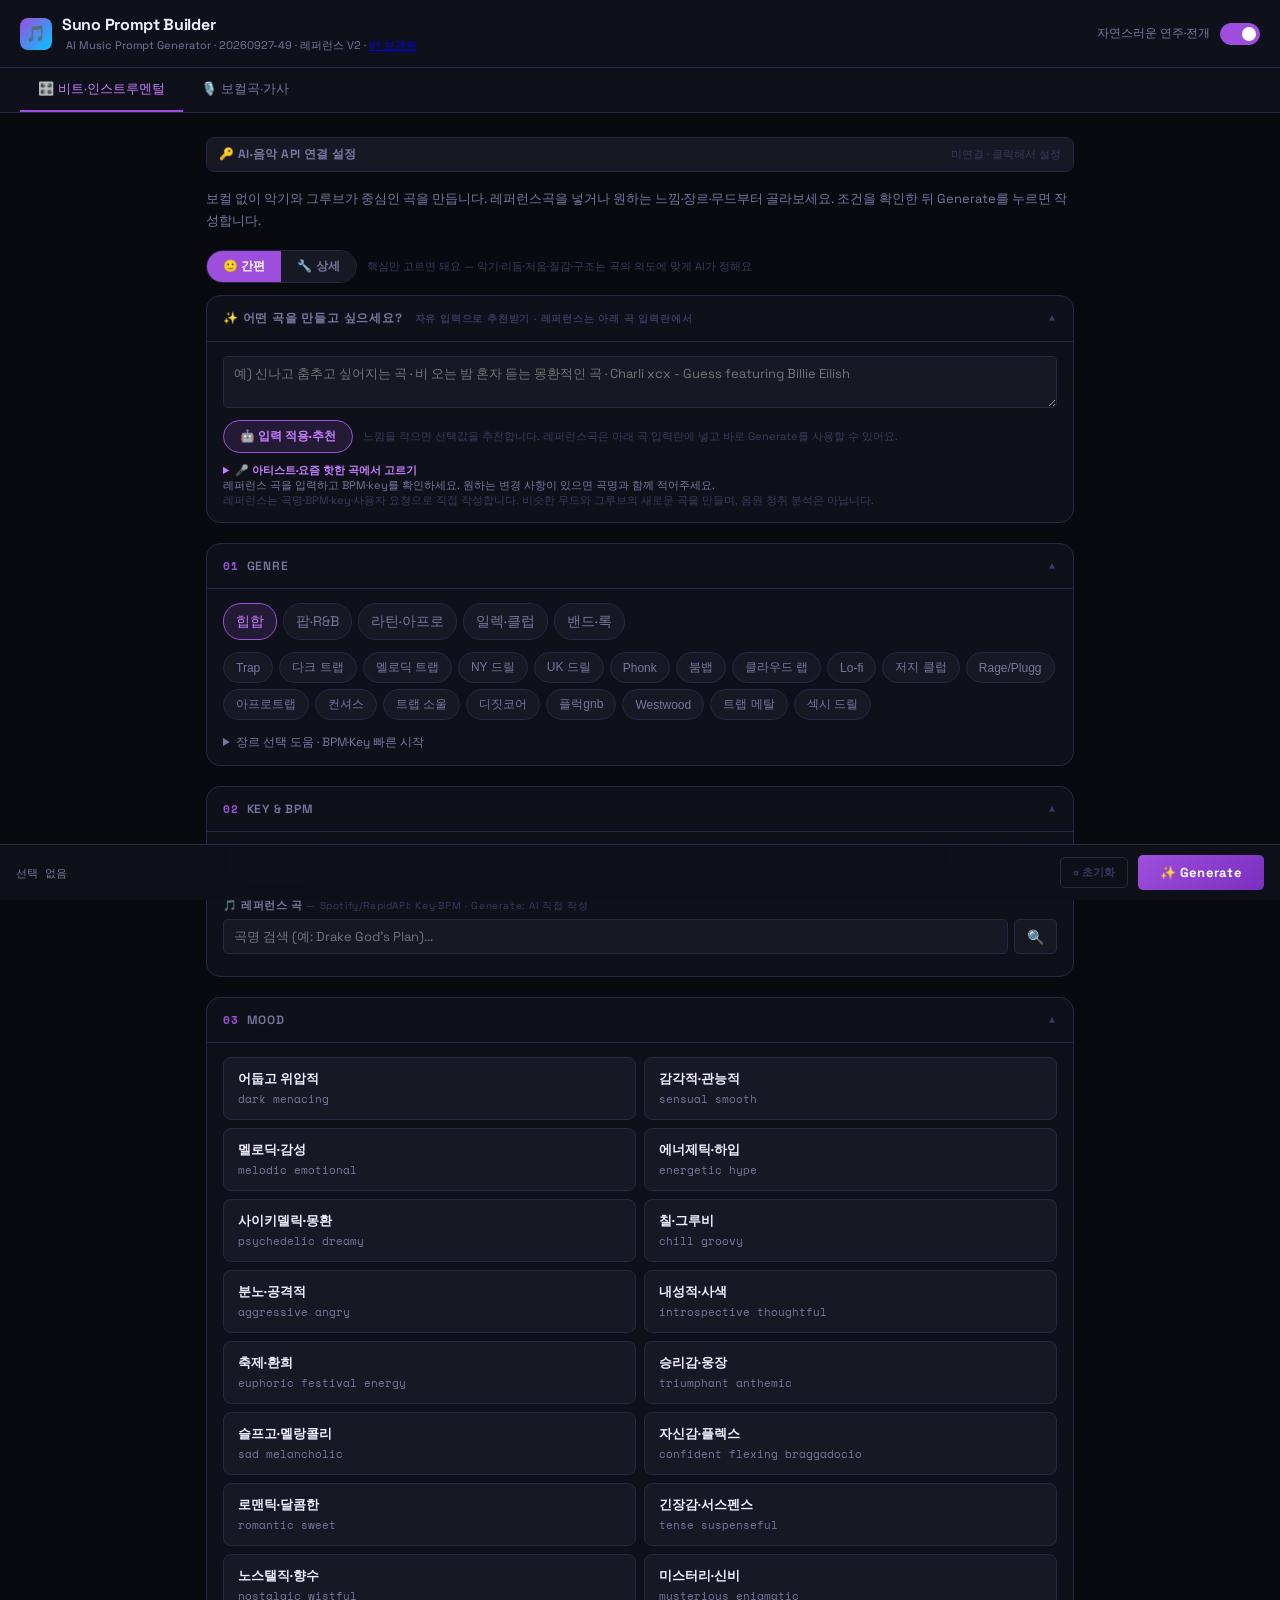
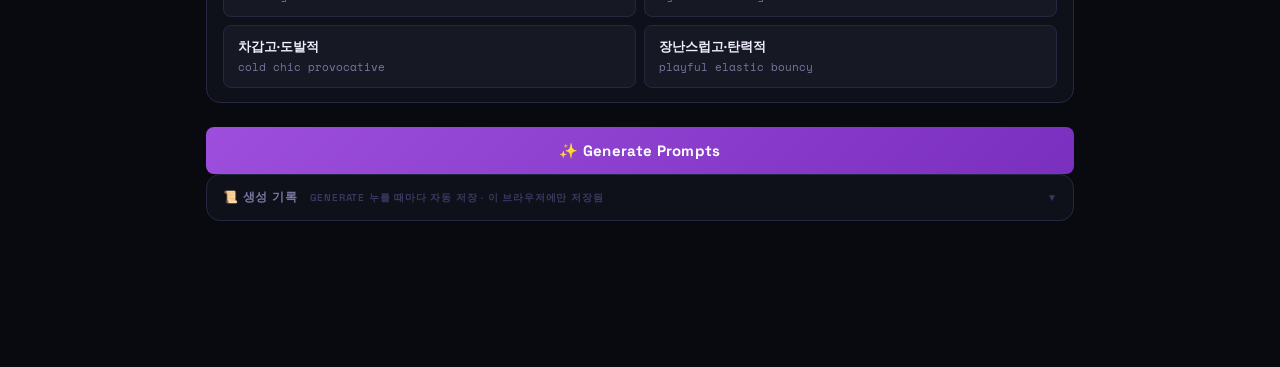
<file: index.html>
<!DOCTYPE html>
<html lang="ko">
<head>
<meta charset="UTF-8">
<meta name="viewport" content="width=device-width, initial-scale=1.0">
<title>Suno AI Prompt Builder</title>
<link href="https://fonts.googleapis.com/css2?family=Space+Grotesk:wght@300;400;500;600;700&family=Space+Mono:wght@400;700&display=swap" rel="stylesheet">
<link rel="stylesheet" href="styles.css?v=20260927-49">
</head>
<body>

<div class="header">
  <div class="header-logo">
    <div class="logo-icon">🎵</div>
    <div>
      <h1>Suno Prompt Builder</h1>
      <span>AI Music Prompt Generator · 20260927-49 · 레퍼런스 V2 · <a href="versions/v1/index.html" target="_blank" rel="noopener">V1 보관본</a></span>
    </div>
  </div>
  <div class="anti-ai-wrap">
    <span class="anti-ai-label">자연스러운 연주·전개</span>
    <label class="toggle-switch">
      <input type="checkbox" id="antiAiToggle" checked>
      <div class="toggle-track"><div class="toggle-thumb"></div></div>
    </label>
  </div>
</div>

<div class="tab-bar">
  <button class="tab-btn active" data-tab="hiphop">🎛️ 비트·인스트루멘털</button>
  <button class="tab-btn" data-tab="pop">🎙️ 보컬곡·가사</button>
</div>

<div class="main">

<!-- 연결 설정은 두 제작 화면이 공유한다. -->

  <!-- SPOTIFY SETTINGS PANEL -->
  <div id="sp-panel" style="margin-bottom:16px;border:1px solid var(--border);border-radius:var(--r);overflow:hidden">
    <div onclick="toggleSpPanel()" style="display:flex;align-items:center;justify-content:space-between;padding:8px 12px;background:var(--surface-2);cursor:pointer;user-select:none">
      <span style="font-size:12px;font-weight:700;color:var(--text-2);letter-spacing:.4px">🔑 AI·음악 API 연결 설정</span>
      <span id="sp-panel-status" style="font-size:11px;color:var(--text-3)">미연결 · 클릭해서 설정</span>
    </div>
    <div id="sp-panel-body" style="display:none;padding:12px;background:var(--surface-1);border-top:1px solid var(--border)">
      <div style="font-size:11px;color:var(--text-3);margin-bottom:8px;padding:6px 8px;background:var(--surface-3);border-radius:var(--r-sm);line-height:1.6">
        💡 <a href="https://developer.spotify.com/dashboard" target="_blank" style="color:var(--accent-text)">Spotify Developer Dashboard</a>에서 앱 생성 → Redirect URI에 <strong>이 페이지 URL</strong>을 추가 → Client ID와 Secret 입력
      </div>
      <!-- MODE TABS -->
      <div style="display:flex;gap:0;margin-bottom:10px;border:1px solid var(--border);border-radius:var(--r-sm);overflow:hidden">
        <button id="sp-tab-key" onclick="setSpTab('key')" style="flex:1;padding:6px 0;font-size:11px;font-weight:700;border:none;cursor:pointer;background:var(--accent-dim);color:var(--accent-text);transition:.15s">🔑 API 키</button>
        <button id="sp-tab-token" onclick="setSpTab('token')" style="flex:1;padding:6px 0;font-size:11px;font-weight:700;border:none;cursor:pointer;background:var(--surface-2);color:var(--text-2);transition:.15s">⚡ 토큰 직접 입력</button>
      </div>

      <!-- TAB: API KEY MODE -->
      <div id="sp-tab-key-body">
        <p style="font-size:11px;color:var(--text-3);margin:0 0 8px">
          <a href="https://developer.spotify.com/dashboard" target="_blank" style="color:var(--accent-text)">Spotify Developer Dashboard</a>에서 앱 생성 후 Client ID와 Secret을 입력.
          저장 버튼을 누르면 브라우저 로컬에 보관됩니다.
        </p>
        <div style="display:flex;gap:8px;margin-bottom:6px">
          <input id="sp-client-id" type="text" placeholder="Client ID" autocomplete="off" style="flex:1;background:var(--surface-2);border:1px solid var(--border);border-radius:var(--r-sm);color:var(--text-1);font-family:'Space Grotesk',sans-serif;font-size:12px;padding:6px 8px">
          <input id="sp-client-secret" type="password" placeholder="Client Secret" autocomplete="off" style="flex:1;background:var(--surface-2);border:1px solid var(--border);border-radius:var(--r-sm);color:var(--text-1);font-family:'Space Grotesk',sans-serif;font-size:12px;padding:6px 8px">
        </div>
        <div style="display:flex;gap:6px;align-items:center;flex-wrap:wrap">
          <button onclick="saveSpotifyCreds()" style="padding:6px 14px;border-radius:var(--r-sm);border:none;background:var(--accent-dim);color:var(--accent-text);font-size:12px;font-weight:700;cursor:pointer">저장</button>
          <button onclick="testSpotifyConnection()" style="padding:6px 14px;border-radius:var(--r-sm);border:1px solid var(--border);background:transparent;color:var(--accent-text);font-size:12px;cursor:pointer">연결 테스트</button>
          <button onclick="clearSpotifyCreds()" style="padding:6px 14px;border-radius:var(--r-sm);border:1px solid var(--border);background:transparent;color:var(--text-3);font-size:12px;cursor:pointer">초기화</button>
          <span id="sp-save-msg" hidden style="font-size:11px;color:var(--success)"></span>
        </div>
        <div id="sp-test-result" hidden style="margin-top:8px;font-size:11px;line-height:1.6;padding:8px;border-radius:var(--r-sm);background:var(--surface-3)"></div>
      </div>

      <!-- TAB: DIRECT TOKEN MODE -->
      <div id="sp-tab-token-body" style="display:none">
        <p style="font-size:11px;color:var(--text-3);margin:0 0 6px;line-height:1.6">
          브라우저 콘솔(F12)에서 아래 코드를 실행해 토큰을 발급받아 붙여넣으세요. (1시간 유효)
        </p>
        <div style="position:relative;margin-bottom:8px">
          <pre id="sp-token-code" style="background:var(--surface-3);border-radius:var(--r-sm);padding:8px 36px 8px 8px;margin:0;font-family:'Space Mono',monospace;font-size:10px;color:var(--text-2);line-height:1.7;white-space:pre-wrap;word-break:break-all"></pre>
          <button onclick="copyTokenCode()" title="복사" style="position:absolute;top:6px;right:6px;padding:3px 8px;border-radius:var(--r-sm);border:1px solid var(--border);background:var(--surface-2);color:var(--text-2);font-size:10px;cursor:pointer" id="sp-copy-btn">복사</button>
        </div>
        <div style="display:flex;gap:6px;margin-bottom:6px">
          <input id="sp-direct-token" type="password" placeholder="BQxxxxxx… (출력된 토큰 붙여넣기)" autocomplete="off"
            style="flex:1;background:var(--surface-2);border:1px solid var(--border);border-radius:var(--r-sm);color:var(--text-1);font-family:'Space Grotesk',sans-serif;font-size:11px;padding:6px 8px">
          <button onclick="applyDirectToken()" style="padding:6px 14px;border-radius:var(--r-sm);border:none;background:var(--accent-dim);color:var(--accent-text);font-size:12px;font-weight:700;cursor:pointer;white-space:nowrap">적용</button>
        </div>
        <div id="sp-token-msg" hidden style="font-size:11px;padding:6px 8px;border-radius:var(--r-sm);background:var(--surface-3)"></div>
      </div>

      <!-- RAPIDAPI FALLBACK SECTION -->
      <div style="margin-top:12px;padding-top:10px;border-top:1px solid var(--border)">
        <div style="font-size:11px;font-weight:700;color:var(--text-2);margin-bottom:4px">🔑 BPM/Key 대체 API <span style="font-weight:400;color:var(--text-3)">(Spotify Audio Features 차단 시)</span></div>
        <p style="font-size:11px;color:var(--text-3);margin:0 0 6px;line-height:1.6">
          Spotify가 일반 앱의 BPM/Key API를 차단한 경우 RapidAPI 대체 서비스를 사용합니다.
          <a href="https://rapidapi.com/musicae/api/spotify-extended-audio-features-api" target="_blank" style="color:var(--accent-text)">Musicae</a> 또는
          <a href="https://rapidapi.com/soundnet717/api/soundnet" target="_blank" style="color:var(--accent-text)">SoundNet</a>
          구독 후 RapidAPI Key를 붙여넣으세요. (무료 플랜 있음)
        </p>
        <div style="display:flex;gap:8px;margin-bottom:6px">
          <input id="rapidapi-key" type="password" placeholder="RapidAPI Key (X-RapidAPI-Key 값)" autocomplete="off"
            style="flex:1;background:var(--surface-2);border:1px solid var(--border);border-radius:var(--r-sm);color:var(--text-1);font-family:'Space Grotesk',sans-serif;font-size:12px;padding:6px 8px">
          <button onclick="saveRapidApiKey()" style="padding:6px 14px;border-radius:var(--r-sm);border:none;background:var(--accent-dim);color:var(--accent-text);font-size:12px;font-weight:700;cursor:pointer;white-space:nowrap">저장</button>
        </div>
        <div id="rapidapi-status" hidden style="font-size:11px;padding:6px 8px;border-radius:var(--r-sm);background:var(--surface-3)"></div>
      </div>

      <!-- AI 추천 (멜로디/믹스 텍스처/톤/전환효과/그루브) -->
      <div style="margin-top:12px;padding-top:10px;border-top:1px solid var(--border)">
        <div style="font-size:11px;font-weight:700;color:var(--text-2);margin-bottom:4px">🤖 AI 추천 <span style="font-weight:400;color:var(--text-3)">(멜로디·텍스처·톤·전환효과·그루브 — 선택사항)</span></div>
        <p style="font-size:11px;color:var(--text-3);margin:0 0 6px;line-height:1.6">
          <a href="https://platform.openai.com/api-keys" target="_blank" style="color:var(--accent-text)">OpenAI API Keys</a>
          에서 API Key 발급 후 붙여넣으면, 지금까지 고른 장르·무드 등을 보고 AI가 멜로디·믹스 텍스처·악기 톤·전환효과·스윙/그루브까지 한 번에 가장 어울리는 조합으로 추천해줍니다.
        </p>
        <div style="display:flex;gap:8px;margin-bottom:6px">
          <input id="openai-key" type="password" placeholder="OpenAI API Key (sk-proj-...)" autocomplete="off"
            style="flex:1;background:var(--surface-2);border:1px solid var(--border);border-radius:var(--r-sm);color:var(--text-1);font-family:'Space Grotesk',sans-serif;font-size:12px;padding:6px 8px">
          <button onclick="saveOpenAIKey()" style="padding:6px 14px;border-radius:var(--r-sm);border:none;background:var(--accent-dim);color:var(--accent-text);font-size:12px;font-weight:700;cursor:pointer;white-space:nowrap">저장</button>
        </div>
        <div id="openai-key-status" hidden style="font-size:11px;padding:6px 8px;border-radius:var(--r-sm);background:var(--surface-3)"></div>
      </div>
    </div>
  </div>

<div class="tab-content active" data-tab="hiphop">
  <p class="workflow-intro">보컬 없이 악기와 그루브가 중심인 곡을 만듭니다. 레퍼런스곡을 넣거나 원하는 느낌·장르·무드부터 골라보세요. 조건을 확인한 뒤 Generate를 누르면 작성합니다.</p>
  <!-- 01 GENRE -->
  <div id="hh-genre-section">
  <div id="hh-mode-bar" style="display:flex;align-items:center;gap:10px;flex-wrap:wrap;margin-bottom:12px">
    <div style="display:inline-flex;border:1px solid var(--border);border-radius:20px;overflow:hidden">
      <button id="hh-mode-simple" onclick="setUiMode('simple')" style="padding:7px 16px;border:0;font-size:12px;font-weight:700;cursor:pointer">🙂 간편</button>
      <button id="hh-mode-detail" onclick="setUiMode('detail')" style="padding:7px 16px;border:0;font-size:12px;font-weight:700;cursor:pointer">🔧 상세</button>
    </div>
    <span id="hh-mode-hint" style="font-size:11px;color:var(--text-3)"></span>
  </div>
  <div class="section" id="hh-brief-section">
    <div class="section-header open" onclick="toggleSection(this)">
      <div class="section-title">✨ 어떤 곡을 만들고 싶으세요? <span style="font-size:10px;color:var(--text-3);margin-left:4px">자유 입력으로 추천받기 · 레퍼런스는 아래 곡 입력란에서</span></div>
      <span class="caret">▼</span>
    </div>
    <div class="section-body">
      <textarea id="hh-brief" rows="2" style="width:100%;box-sizing:border-box;background:var(--surface-2);border:1px solid var(--border);border-radius:var(--r-sm);color:var(--text-1);font-family:'Space Grotesk',sans-serif;font-size:13px;padding:8px 10px;resize:vertical" placeholder="예) 신나고 춤추고 싶어지는 곡 · 비 오는 밤 혼자 듣는 몽환적인 곡 · Charli xcx - Guess featuring Billie Eilish" onfocus="this.style.borderColor='var(--accent)'" onblur="this.style.borderColor='var(--border)'"></textarea>
      <div style="display:flex;align-items:center;gap:10px;margin-top:8px;flex-wrap:wrap">
        <button id="hh-brief-btn" onclick="aiAnalyzeBrief()" style="padding:7px 16px;border-radius:20px;border:1px solid var(--accent);background:var(--accent-dim);color:var(--accent-text);font-family:'Space Grotesk',sans-serif;font-size:12px;font-weight:700;cursor:pointer">🤖 입력 적용·추천</button>
        <span style="font-size:11px;color:var(--text-3)">느낌을 적으면 선택값을 추천합니다. 레퍼런스곡은 아래 곡 입력란에 넣고 바로 Generate를 사용할 수 있어요.</span>
      </div>
      <details id="hh-picker" style="margin-top:10px">
        <summary style="cursor:pointer;font-size:11px;font-weight:700;color:var(--accent-text)">🎤 아티스트·요즘 핫한 곡에서 고르기</summary>
        <div style="margin-top:8px">
          <div style="font-size:11px;color:var(--text-3);line-height:1.7;margin-bottom:10px">곡을 누르면 레퍼런스로 선택됩니다. BPM·key·보컬 여부를 확인한 뒤 Generate를 누르세요.</div>
          <div style="font-size:11px;font-weight:700;color:var(--text-2);margin-bottom:6px">🔥 요즘 핫한 곡 <span style="font-weight:400;color:var(--text-3)">Billboard 차트 아티스트 · Spotify·RapidAPI 연동 필요</span></div>
          <div id="hh-chart-chips" style="display:flex;gap:6px;flex-wrap:wrap;margin-bottom:8px"></div>

        <div style="display:flex;align-items:center;justify-content:space-between;margin-bottom:10px">
          <span id="trending-last-update" style="font-size:10px;color:var(--text-3)">Spotify 연동 후 새로고침</span>
          <button onclick="fetchTrendingArtists()" id="trending-refresh-btn" style="padding:5px 12px;border-radius:var(--r-sm);border:1px solid var(--border);background:var(--surface-2);color:var(--accent-text);font-size:11px;font-weight:700;cursor:pointer;transition:.15s">↻ 새로고침</button>
        </div>
        <div id="hh-trending-chips" style="display:flex;flex-wrap:wrap;gap:6px;min-height:28px">
          <span style="font-size:11px;color:var(--text-3);align-self:center">연결 후 새로고침을 누르면 현재 핫한 아티스트가 표시됩니다</span>
        </div>
        <div id="trending-status" hidden style="font-size:11px;color:var(--text-3);margin-top:6px"></div>
          <div style="font-size:11px;font-weight:700;color:var(--text-2);margin:14px 0 6px">🎤 아티스트</div>

        <div id="hh-artists-typeBeat"><span style="font-size:11px;color:var(--text-3)">상단 🔥 실시간 트렌딩 새로고침 후 Billboard 차트 아티스트가 자동으로 구성됩니다</span></div>
        </div>
      </details>
      <p style="font-size:11px;color:var(--text-2)">레퍼런스 곡을 입력하고 BPM·key를 확인하세요. 원하는 변경 사항이 있으면 곡명과 함께 적어주세요.</p>
      <p style="font-size:11px;color:var(--text-3)">레퍼런스는 곡명·BPM·key·사용자 요청으로 직접 작성합니다. 비슷한 무드와 그루브의 새로운 곡을 만들며, 음원 청취 분석은 아닙니다.</p>
      <div id="hh-brief-status" hidden style="font-size:11px;padding:6px 8px;border-radius:var(--r-sm);background:var(--surface-3);margin-top:8px"></div>
      <div id="hh-brief-result" hidden style="margin-top:10px;padding:10px 12px;border:1px solid var(--border);border-radius:var(--r);background:var(--surface-2)"></div>
      <div id="hh-brief-active" hidden style="margin-top:10px;font-size:11px;padding:8px 10px;border-radius:var(--r-sm);background:var(--surface-3);color:var(--text-2)"></div>
    </div>
  </div>
  <div class="section">
    <div class="section-header open" onclick="toggleSection(this)">
      <div class="section-title">📊 요즘 뜨는 서브장르 <span style="font-size:10px;color:var(--text-3);margin-left:4px">인기 아티스트 장르 태그 집계 · 추정치, 공식 차트 아님</span></div>
      <span class="caret">▼</span>
    </div>
    <div class="section-body">
      <div style="display:flex;align-items:center;justify-content:space-between;margin-bottom:10px">
        <span id="genre-trend-last-update" style="font-size:10px;color:var(--text-3)">Spotify 연동 후 새로고침</span>
        <button onclick="fetchTrendingArtists()" id="genre-trend-refresh-btn" style="padding:5px 12px;border-radius:var(--r-sm);border:1px solid var(--border);background:var(--surface-2);color:var(--accent-text);font-size:11px;font-weight:700;cursor:pointer;transition:.15s">↻ 새로고침</button>
      </div>
      <div id="hh-genre-trends" style="display:flex;flex-wrap:wrap;gap:6px;min-height:28px">
        <span style="font-size:11px;color:var(--text-3);align-self:center">연결 후 새로고침을 누르면 요즘 뜨는 서브장르가 표시됩니다</span>
      </div>
    </div>
  </div>
  <div class="section">
    <div class="section-header open" onclick="toggleSection(this)">
      <div class="section-title"><span class="section-num">01</span> GENRE</div>
      <span class="caret">▼</span>
    </div>
    <div class="section-body">
      <div class="genre-picker" id="hh-genre-chips"></div>
      <details class="genre-help"><summary>장르 선택 도움 · BPM·Key 빠른 시작</summary>
      <div style="font-size:10px;font-weight:700;text-transform:uppercase;letter-spacing:.6px;color:var(--text-3);margin-bottom:6px">🧭 장르가 낯설다면 <span style="font-weight:400;text-transform:none;letter-spacing:0">— 만들고 싶은 분위기부터 고르면 어울리는 장르를 알려줘요</span></div>
      <div class="chip-grid" id="hh-guide-moods"></div>
      <div id="hh-guide-result" hidden style="display:grid;grid-template-columns:repeat(auto-fill,minmax(220px,1fr));gap:8px;margin:10px 0 4px"></div>
      <div style="font-size:10px;font-weight:700;text-transform:uppercase;letter-spacing:.6px;color:var(--text-3);margin:14px 0 6px">⚡ 빠른 시작 <span style="font-weight:400;text-transform:none;letter-spacing:0">— BPM·Key까지 한 번에 세팅</span></div>
      <div class="preset-row" id="hh-genre-presets"></div>
      </details>
      <div id="hh-genre-feel" hidden style="font-size:12px;color:var(--text-2);margin-top:10px;padding:8px 10px;border-radius:var(--r-sm);background:var(--surface-3)"></div>
    </div>
  </div>
</div>

  <!-- ARTIST PRESETS (타입비트 모드에서만 표시) -->
  <!-- 02 BPM -->
  <div class="section">
    <div class="section-header open" onclick="toggleSection(this)">
      <div class="section-title"><span class="section-num">02</span> KEY & BPM</div>
      <span class="caret">▼</span>
    </div>
    <div class="section-body">
      <div class="bkrow">
        <div class="key-wrap">
          <select class="select-input" id="hh-key">
            <option value="">-- Select Key --</option>
          </select>
        </div>
        <div class="bpm-wrap">
          <input type="number" class="bpm-input" id="hh-bpm" value="" placeholder="직접 입력" min="60" max="220">
          <span class="bpm-label">BPM</span>
        </div>
      </div>
      <div style="margin-top:10px">
        <label style="display:block;font-size:11px;font-weight:600;text-transform:uppercase;letter-spacing:.6px;color:var(--text-2);margin-bottom:6px">🎵 레퍼런스 곡 <span style="font-weight:400;text-transform:none;color:var(--text-3);font-size:10px">— Spotify/RapidAPI: Key·BPM · Generate: AI 직접 작성</span></label>
        <div style="position:relative" id="hh-ref-search-wrap">
          <div style="display:flex;gap:6px">
            <input type="text" id="hh-ref-song" style="flex:1;background:var(--surface-2);border:1px solid var(--border);border-radius:var(--r-sm);color:var(--text-1);font-family:'Space Grotesk',sans-serif;font-size:13px;padding:8px 10px" placeholder="곡명 검색 (예: Drake God's Plan)..." onfocus="this.style.borderColor='var(--accent)'" onblur="this.style.borderColor='var(--border)'" oninput="onRefSongInput(this.value)" onkeydown="if(event.key==='Enter')doSpotifySearch()">
            <button onclick="doSpotifySearch()" id="sp-search-btn" style="padding:0 12px;border-radius:var(--r-sm);border:1px solid var(--border);background:var(--surface-2);color:var(--text-1);font-size:14px;cursor:pointer;white-space:nowrap;transition:.15s" title="Spotify 검색">🔍</button>
          </div>
          <div id="sp-search-status" hidden style="font-size:11px;color:var(--text-3);margin-top:4px;padding:2px 0"></div>
          <div id="sp-dropdown" hidden style="position:fixed;z-index:100;max-height:320px;overflow-y:auto;background:var(--surface-2);border:1px solid var(--border);border-radius:var(--r-sm);box-shadow:0 8px 24px rgba(0,0,0,.35)"></div>
        </div>
        <div id="hh-ref-suggestions" style="display:none;margin-top:8px;display:flex;flex-wrap:wrap;gap:6px"></div>
      </div>
    </div>
  </div>

  <!-- 03 VOCAL -->
  <div class="section">
    <div class="section-header open" onclick="toggleSection(this)">
      <div class="section-title"><span class="section-num">03</span> VOCAL <span style="font-size:10px;color:var(--text-3);margin-left:4px">기본 무보컬 · 보컬곡은 보컬곡·가사 탭에서 시작하세요</span></div>
      <span class="caret">▼</span>
    </div>
    <div class="section-body">
      <div class="chip-grid" id="hh-vocal"></div>
      <div id="hh-vocal-char-box" hidden style="margin-top:12px;padding-top:12px;border-top:1px solid var(--border)">
        <div style="font-size:11px;font-weight:700;color:var(--text-2);margin-bottom:6px">🎙 녹음 질감 <span style="font-weight:400;color:var(--text-3)">마이크 거리감·리버브 — 장르+무드 고르면 자동 추천</span></div>
        <div id="hh-vocal-char-hint" hidden style="font-size:10px;color:var(--accent-text);margin-bottom:8px">🤖 <span></span></div>
        <div class="chip-grid" id="hh-vocal-char"></div>
      </div>
      <div id="hh-vocal-style-box" hidden style="margin-top:12px;padding-top:12px;border-top:1px solid var(--border)">
        <div style="font-size:11px;font-weight:700;color:var(--text-2);margin-bottom:6px">🎤 보컬 스타일 <span style="font-weight:400;color:var(--text-3)">톤·감정 전달 방식 — 장르+무드 고르면 자동 추천</span></div>
        <div id="hh-vocal-style-hint" hidden style="font-size:10px;color:var(--accent-text);margin-bottom:8px">🤖 <span></span></div>
        <div class="chip-grid" id="hh-vocal-style"></div>
      </div>
      <div id="hh-lyric-box" hidden style="margin-top:12px;padding-top:12px;border-top:1px solid var(--border)">
        <div style="font-size:11px;font-weight:700;color:var(--text-2);margin-bottom:6px">📝 가사 <span style="font-weight:400;color:var(--text-3)">어떤 느낌으로 쓰고 싶은지 적어 주세요 — 비워 두면 곡 분위기에 맞게 AI가 써요</span></div>
        <textarea id="hh-lyric-theme" rows="2" oninput="st.lyricTheme=this.value" placeholder="예: 이별 후 새벽에 혼자 걷는 기분, 담담한데 아직 못 잊은 느낌" style="width:100%;box-sizing:border-box;background:var(--surface-2);border:1px solid var(--border);border-radius:var(--r-sm);color:var(--text-1);font-family:'Space Grotesk',sans-serif;font-size:13px;padding:8px 10px;resize:vertical"></textarea>
        <div style="display:flex;align-items:center;gap:8px;margin-top:8px;font-size:11px;color:var(--text-2)">가사 언어 <span id="hh-lyric-lang" style="display:inline-flex;gap:6px"></span></div>
      </div>
    </div>
  </div>

  <!-- 04 MOOD -->
  <div class="section">
    <div class="section-header open" onclick="toggleSection(this)">
      <div class="section-title"><span class="section-num">04</span> MOOD</div>
      <span class="caret">▼</span>
    </div>
    <div class="section-body">
      <div class="mood-grid" id="hh-mood"></div>
    </div>
  </div>

  <!-- 05 LOW END / 808 -->
  <div class="section">
    <div class="section-header open" onclick="toggleSection(this)">
      <div class="section-title"><span class="section-num">05</span> LOW END / 808</div>
      <span class="caret">▼</span>
    </div>
    <div class="section-body">
      <div id="hh-808-hint" hidden style="font-size:10px;color:var(--accent-text);margin-bottom:6px;display:flex;align-items:center;gap:4px">🤖 <span></span></div>
      <div class="chip-grid" id="hh-808"></div>
    </div>
  </div>

  <!-- 06 DRUMS -->
  <div class="section">
    <div class="section-header open" onclick="toggleSection(this)">
      <div class="section-title"><span class="section-num">06</span> DRUMS</div>
      <span class="caret">▼</span>
    </div>
    <div class="section-body">
      <div id="hh-drums-hint" hidden style="font-size:10px;color:var(--accent-text);margin-bottom:6px;display:flex;align-items:center;gap:4px">🤖 <span></span></div>
      <div class="chip-grid" id="hh-drums"></div>
    </div>
  </div>

  <!-- 07 MELODY -->
  <div class="section">
    <div class="section-header open" onclick="toggleSection(this)">
      <div class="section-title"><span class="section-num">07</span> 중심 악기 · 멜로디 / 베이스 훅 <span style="font-size:10px;color:var(--text-3);margin-left:4px">max 2 · 장르+무드 고르면 자동 추천</span></div>
      <span class="caret">▼</span>
    </div>
    <div class="section-body">
      <div id="hh-melody-hint" hidden style="font-size:10px;color:var(--accent-text);margin-bottom:8px">🤖 <span></span></div>
      <div id="hh-melody-ai-block" hidden>
        <div style="display:flex;align-items:center;gap:8px;margin-bottom:10px;flex-wrap:wrap">
          <button onclick="aiRecommendMelodyTexture()" id="ai-reco-btn" style="padding:6px 14px;border-radius:var(--r-sm);border:1px solid var(--accent);background:var(--accent-dim);color:var(--accent-text);font-size:12px;font-weight:700;cursor:pointer;white-space:nowrap">🤖 AI로 다시 추천</button>
          <span style="font-size:10px;color:var(--text-3)">악기·텍스처·톤·전환효과·808·드럼·그루브까지 지금 조합에 가장 어울리는 조합으로 한 번에 추천</span>
        </div>
        <div id="ai-reco-status" hidden style="font-size:11px;padding:6px 8px;border-radius:var(--r-sm);background:var(--surface-3);margin-bottom:10px"></div>
      </div>
      <div class="chip-grid" id="hh-melody"></div>
      <div id="hh-melody-roles" hidden style="font-size:11px;color:var(--text-2);margin-top:8px;display:flex;align-items:center;gap:6px;flex-wrap:wrap">
        🎹 리드: <strong class="mr-lead"></strong> · 배경: <strong class="mr-bg"></strong>
        <span onclick="swapMelodyRoles()" style="cursor:pointer;color:var(--accent-text);margin-left:4px" title="리드/배경 바꾸기">⇄ 바꾸기</span>
      </div>
      <div style="margin-top:12px;padding-top:12px;border-top:1px solid var(--border)">
        <div style="font-size:11px;font-weight:700;color:var(--text-2);margin-bottom:6px">🎨 악기 톤/음색 <span style="font-weight:400;color:var(--text-3)">리드 악기 자체의 질감 — 장르+무드 고르면 자동 추천</span></div>
        <div id="hh-melody-tone-hint" hidden style="font-size:10px;color:var(--accent-text);margin-bottom:8px">🤖 <span></span></div>
        <div class="chip-grid" id="hh-melody-tone"></div>
      </div>
    </div>
  </div>

  <!-- 08 REF TRACK -->
  <div class="section">
    <div class="section-header open" onclick="toggleSection(this)">
      <div class="section-title"><span class="section-num">08</span> 프로듀서 스타일 (선택) <span style="font-size:10px;color:var(--text-3);margin-left:4px">1명 · 장르 고르면 자동 추천, 원하면 AI로 다시 추천</span></div>
      <span class="caret">▼</span>
    </div>
    <div class="section-body">
      <div id="hh-ref-ai-block" hidden>
        <div style="display:flex;align-items:center;gap:8px;margin-bottom:10px;flex-wrap:wrap">
          <button onclick="aiRecommendProducerRef()" id="hh-ai-ref-btn" style="padding:6px 14px;border-radius:var(--r-sm);border:1px solid var(--accent);background:var(--accent-dim);color:var(--accent-text);font-size:12px;font-weight:700;cursor:pointer;white-space:nowrap">🤖 AI로 다시 추천</button>
          <span style="font-size:10px;color:var(--text-3)">지금까지 고른 무드·멜로디·드럼·808·그루브·텍스처까지 전부 보고 가장 어울리는 프로듀서 1명을 추천</span>
        </div>
        <div id="hh-ai-ref-status" hidden style="font-size:11px;padding:6px 8px;border-radius:var(--r-sm);background:var(--surface-3);margin-bottom:10px"></div>
      </div>
      <div id="hh-ref-hint" hidden style="font-size:10px;color:var(--accent-text);margin-bottom:8px">🤖 <span></span></div>
      <div class="chip-grid" id="hh-ref"></div>
    </div>
  </div>

  <!-- 09 MIX TEXTURE -->
  <div class="section">
    <div class="section-header open" onclick="toggleSection(this)">
      <div class="section-title"><span class="section-num">09</span> MIX TEXTURE <span style="font-size:10px;color:var(--text-3);margin-left:4px">max 2 · 장르+무드 고르면 자동 추천</span></div>
      <span class="caret">▼</span>
    </div>
    <div class="section-body">
      <div id="hh-texture-hint" hidden style="font-size:10px;color:var(--accent-text);margin-bottom:8px">🤖 <span></span></div>
      <div class="chip-grid" id="hh-texture"></div>
    </div>
  </div>

  <!-- 10 전환 효과 -->
  <div class="section">
    <div class="section-header open" onclick="toggleSection(this)">
      <div class="section-title"><span class="section-num">10</span> 전환 효과 <span style="font-size:10px;color:var(--text-3);margin-left:4px">브릿지·드롭 전환 · max 2 · 장르 고르면 자동 추천</span></div>
      <span class="caret">▼</span>
    </div>
    <div class="section-body">
      <div id="hh-fx-hint" hidden style="font-size:10px;color:var(--accent-text);margin-bottom:8px">🤖 <span></span></div>
      <div class="chip-grid" id="hh-fx"></div>
    </div>
  </div>

  <!-- 11 스윙/그루브 -->
  <div class="section">
    <div class="section-header open" onclick="toggleSection(this)">
      <div class="section-title"><span class="section-num">11</span> 스윙/그루브 <span style="font-size:10px;color:var(--text-3);margin-left:4px">리듬 타이밍 느낌 · 장르 고르면 자동 추천</span></div>
      <span class="caret">▼</span>
    </div>
    <div class="section-body">
      <div id="hh-groove-hint" hidden style="font-size:10px;color:var(--accent-text);margin-bottom:8px">🤖 <span></span></div>
      <div class="chip-grid" id="hh-groove"></div>
    </div>
  </div>

  <!-- NARRATIVE DIRECTING -->
  <div class="section">
    <div class="section-header open" onclick="toggleSection(this)">
      <div class="section-title"><span class="section-num">12</span> 🎬 NARRATIVE DIRECTING</div>
      <span class="caret">▼</span>
    </div>
    <div class="section-body">
      <div style="font-size:10px;color:var(--text-3);margin-bottom:10px">아래 5개 프리셋보다 더 구체적인 전개를 원하면, Generate 후 ⑦ 프로듀서 노트의 <strong style="color:var(--accent-text)">🤖 AI 프로듀서 리뷰</strong>에서 "전개" 제안을 받아 적용할 수 있어요</div>
      <div class="narr-segments" id="hh-narr"></div>
    </div>
  </div>

  <!-- STRUCTURE BUILDER -->
  <div class="section">
    <div class="section-header open" onclick="toggleSection(this)">
      <div class="section-title"><span class="section-num">13</span> 🏗 STRUCTURE BUILDER <span style="font-size:10px;color:var(--text-3);margin-left:4px">장르+무드 고르면 자동 추천</span></div>
      <span class="caret">▼</span>
    </div>
    <div class="section-body">
      <div id="hh-struct-ai-block" hidden>
        <div style="display:flex;align-items:center;gap:8px;margin-bottom:10px;flex-wrap:wrap">
          <button onclick="aiRecommendStructure()" id="hh-ai-struct-btn" style="padding:6px 14px;border-radius:var(--r-sm);border:1px solid var(--accent);background:var(--accent-dim);color:var(--accent-text);font-size:12px;font-weight:700;cursor:pointer;white-space:nowrap">🤖 AI로 구조 추천</button>
          <span style="font-size:10px;color:var(--text-3)">장르·무드·보컬·밀도·길이·레퍼런스 곡까지 다 보고 어울리는 구조를 추천</span>
        </div>
        <div id="hh-ai-struct-status" hidden style="font-size:11px;padding:6px 8px;border-radius:var(--r-sm);background:var(--surface-3);margin-bottom:10px"></div>
      </div>
      <div id="hh-struct-hint" hidden style="font-size:10px;color:var(--accent-text);margin-bottom:8px">🤖 <span></span></div>
      <div class="struct-presets" id="hh-struct-presets"></div>
      <div style="display:flex;gap:12px;margin-bottom:12px;flex-wrap:wrap;align-items:center">
        <span style="font-size:11px;font-weight:600;text-transform:uppercase;letter-spacing:.6px;color:var(--text-2)">마디 설정</span>
        <label style="display:flex;align-items:center;gap:6px;font-size:11px;color:var(--text-2)">
          훅
          <input type="number" id="hh-bar-hook" min="4" max="32" value="8" style="width:54px;background:var(--surface-2);border:1px solid var(--border);border-radius:var(--r-sm);color:var(--text-1);font-family:'Space Mono',monospace;font-size:13px;font-weight:700;padding:5px 8px;text-align:center" onfocus="this.style.borderColor='var(--accent)'" onblur="this.style.borderColor='var(--border)'">
          <span>마디</span>
        </label>
        <label style="display:flex;align-items:center;gap:6px;font-size:11px;color:var(--text-2)">
          벌스
          <input type="number" id="hh-bar-verse" min="4" max="32" value="12" style="width:54px;background:var(--surface-2);border:1px solid var(--border);border-radius:var(--r-sm);color:var(--text-1);font-family:'Space Mono',monospace;font-size:13px;font-weight:700;padding:5px 8px;text-align:center" onfocus="this.style.borderColor='var(--accent)'" onblur="this.style.borderColor='var(--border)'">
          <span>마디</span>
        </label>
        <label style="display:flex;align-items:center;gap:6px;font-size:11px;color:var(--text-2)">
          브릿지
          <input type="number" id="hh-bar-bridge" min="2" max="16" value="4" style="width:54px;background:var(--surface-2);border:1px solid var(--border);border-radius:var(--r-sm);color:var(--text-1);font-family:'Space Mono',monospace;font-size:13px;font-weight:700;padding:5px 8px;text-align:center" onfocus="this.style.borderColor='var(--accent)'" onblur="this.style.borderColor='var(--border)'">
          <span>마디</span>
        </label>
      </div>
      <div class="struct-builder">
        <div>
          <div style="font-size:11px;color:var(--text-2);margin-bottom:6px">클릭해서 추가</div>
          <div class="struct-palette" id="hh-struct-palette"></div>
        </div>
      </div>
      <div style="margin-top:10px">
        <div style="font-size:11px;color:var(--text-2);margin-bottom:6px">구성 순서 <span style="color:var(--text-3)">(X를 눌러 제거)</span></div>
        <div class="struct-sequence" id="hh-struct-seq"></div>
      </div>
    </div>
  </div>

  <!-- ADVANCED -->
  <div class="section">
    <div class="section-header open" onclick="toggleSection(this)">
      <div class="section-title"><span class="section-num">14</span> ⚙ ADVANCED</div>
      <span class="caret">▼</span>
    </div>
    <div class="section-body">
      <div class="adv-sections open" id="hh-adv">
        <div class="adv-row">
          <div class="adv-row-label">ERA</div>
          <div class="chip-grid" id="hh-era"></div>
        </div>
        <div class="adv-row">
          <div class="adv-row-label">REGION</div>
          <div class="chip-grid" id="hh-region"></div>
        </div>
        <div class="adv-row">
          <div class="adv-row-label">DENSITY</div>
          <div class="chip-grid" id="hh-density"></div>
        </div>
        <div class="adv-row">
          <div class="adv-row-label">COMMERCIAL / UNDERGROUND</div>
          <div class="chip-grid" id="hh-commercial"></div>
        </div>
        <div class="adv-row">
          <div class="adv-row-label">LENGTH</div>
          <div class="chip-grid" id="hh-length"></div>
        </div>
      </div>
    </div>
  </div>

  <!-- 생성 기록 -->
  <!-- OUTPUT -->
  <div class="output-section">
    <button class="gen-btn" onclick="hhGenerate()">✨ Generate Prompts</button>
    <div id="hh-write-opts" hidden style="display:flex;align-items:center;gap:14px;margin-top:8px;flex-wrap:wrap;font-size:11px;color:var(--text-2)">
      <label style="display:flex;align-items:center;gap:6px;cursor:pointer"><input type="checkbox" id="hh-ai-write-toggle" checked onchange="try{localStorage.setItem('hh_ai_write',this.checked?'1':'0')}catch(e){}"> ✍️ AI가 프롬프트를 작성 <span style="color:var(--text-3)">(끄면 규칙 엔진 초안만)</span></label>
      <button onclick="hhAiRewrite()" style="padding:3px 10px;border-radius:20px;border:1px solid var(--border-hi);background:var(--surface-3);color:var(--accent-text);font-size:11px;cursor:pointer">🔄 다시 쓰기</button>
    </div>
    <div id="hh-out-blocks" style="display:none;flex-direction:column;gap:12px;margin-top:16px"></div>
  </div>

  <div class="section">
    <div class="section-header" onclick="toggleSection(this)">
      <div class="section-title">📜 생성 기록 <span style="font-size:10px;color:var(--text-3);margin-left:4px">Generate 누를 때마다 자동 저장 · 이 브라우저에만 저장됨</span></div>
      <span class="caret">▼</span>
    </div>
    <div class="section-body collapsed">
      <div style="display:flex;justify-content:flex-end;margin-bottom:8px">
        <button onclick="clearPromptHistory()" style="padding:4px 10px;border-radius:var(--r-sm);border:1px solid var(--border);background:var(--surface-2);color:var(--text-3);font-size:11px;cursor:pointer">전체 삭제</button>
      </div>
      <div id="hh-prompt-history" style="display:flex;flex-direction:column;gap:6px">
        <span style="font-size:11px;color:var(--text-3)">아직 기록 없음 — Generate 누르면 여기 쌓임</span>
      </div>
    </div>
  </div>


</div><!-- /hiphop -->

<!-- ========== VOCAL SONG TAB ========== -->
<div class="tab-content" data-tab="pop">
  <p class="workflow-intro">곡 기획·상황으로 스타일을 먼저 만든 뒤, 가사 생성 버튼으로 섹션에 가사를 합칩니다.</p>
  <div id="pop-inner"></div>
</div>



</div><!-- /main -->

<!-- FLOATING BAR -->
<div class="float-bar">
  <div class="float-summary" id="float-summary">선택 없음</div>
  <button class="float-reset-btn" onclick="floatReset()">↺ 초기화</button>
  <button class="float-gen-btn" onclick="floatGenerate()">✨ Generate</button>
</div>
<div id="toast"></div>

<script src="hh-data.js?v=20260927-49"></script>
<script src="hh-examples.js?v=20260927-49"></script>
<script src="hh-ai.js?v=20260927-hook-judgment"></script>
<script src="hh-listen.js?v=20260927-49"></script>
<script src="hh-openai-audio.js?v=20260927-49"></script>
<script src="hh-spotify.js?v=20260927-49"></script>
<script src="prompt-export.js?v=20260927-49"></script>
<script src="genre-picker.js?v=20260927-49"></script>
<script src="app.js?v=20260927-reference-generate"></script>
</body>
</html>
</file>
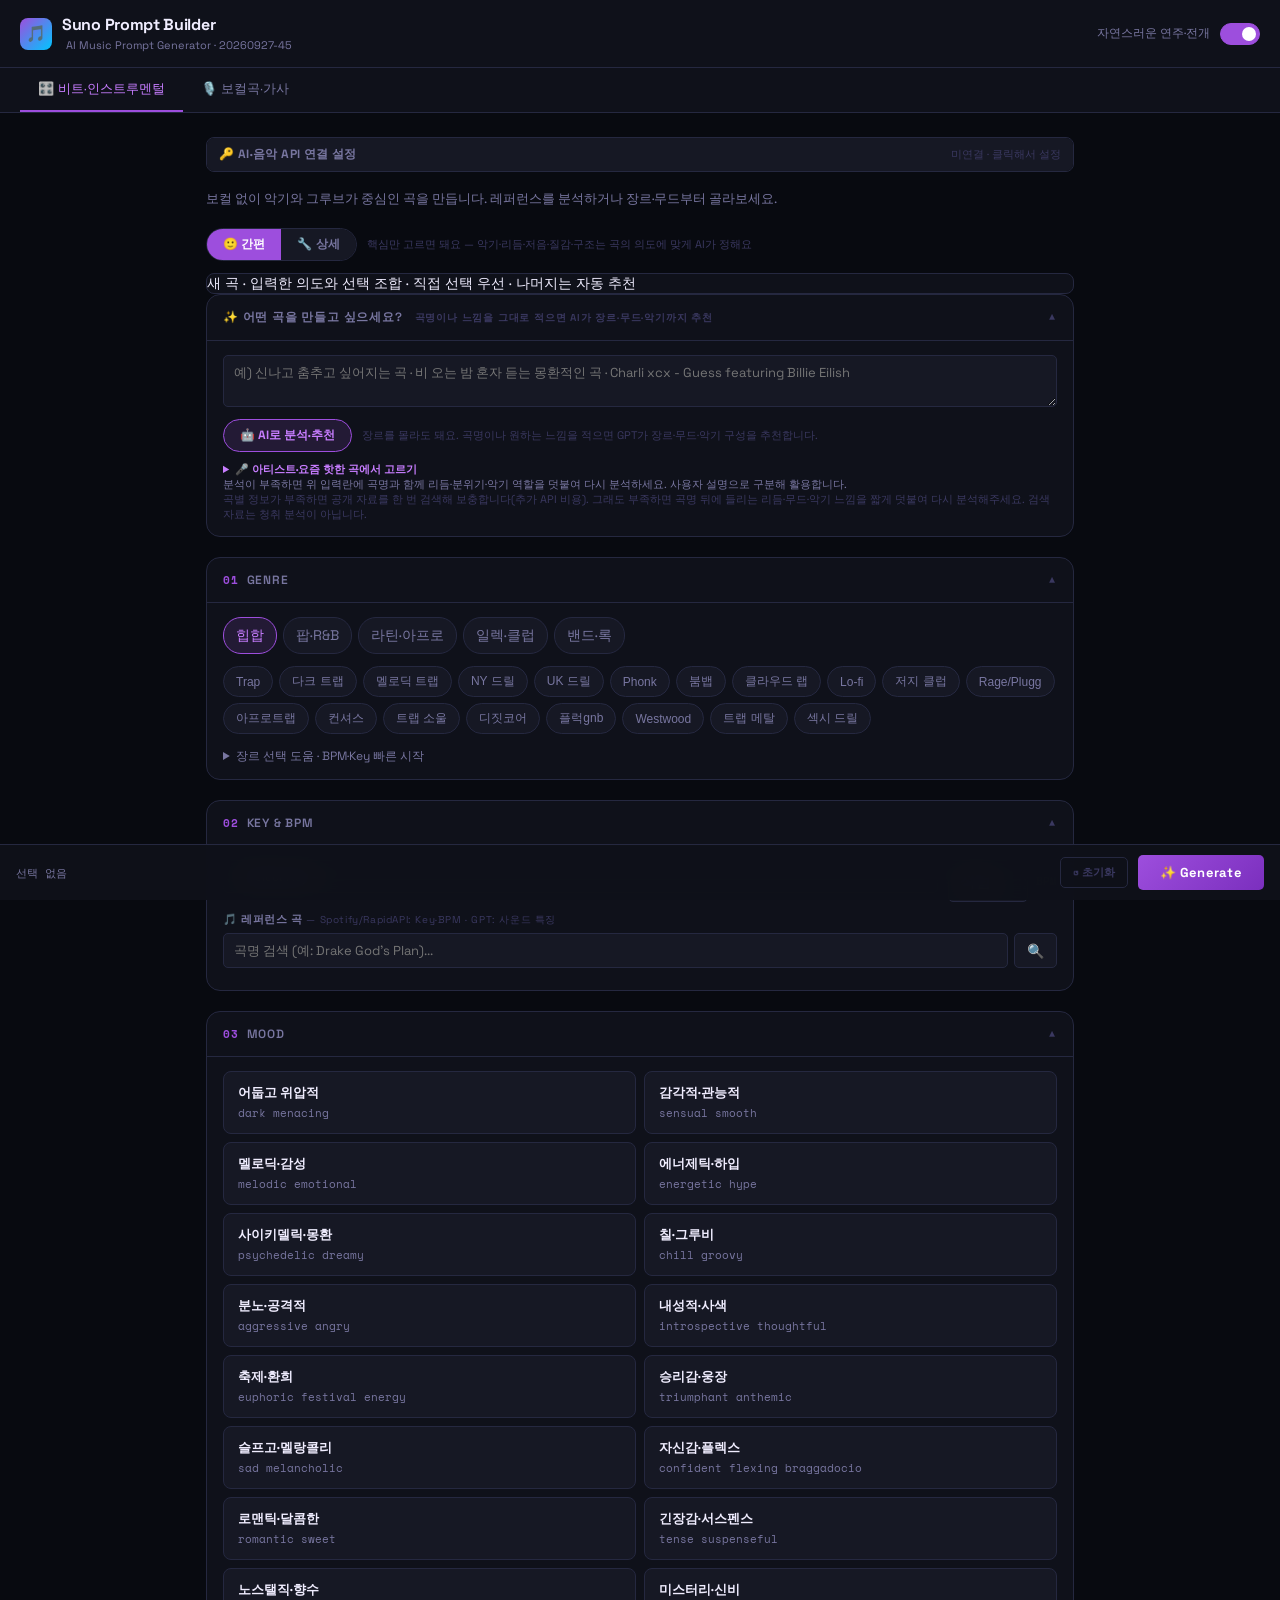
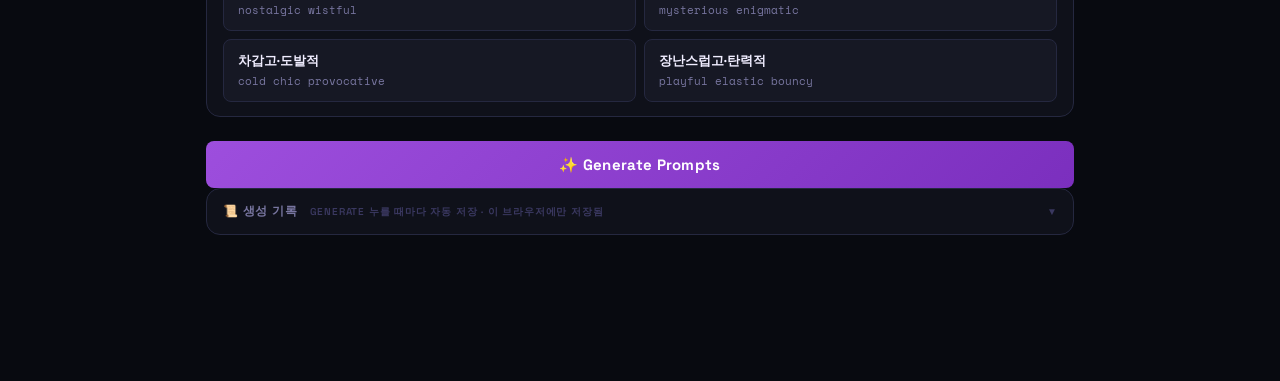
<file: versions/v1/index.html>
<!DOCTYPE html>
<html lang="ko">
<head>
<meta charset="UTF-8">
<meta name="viewport" content="width=device-width, initial-scale=1.0">
<title>Suno AI Prompt Builder</title>
<link href="https://fonts.googleapis.com/css2?family=Space+Grotesk:wght@300;400;500;600;700&family=Space+Mono:wght@400;700&display=swap" rel="stylesheet">
<link rel="stylesheet" href="styles.css?v=20260927-45">
</head>
<body>

<div class="header">
  <div class="header-logo">
    <div class="logo-icon">🎵</div>
    <div>
      <h1>Suno Prompt Builder</h1>
      <span>AI Music Prompt Generator · 20260927-45</span>
    </div>
  </div>
  <div class="anti-ai-wrap">
    <span class="anti-ai-label">자연스러운 연주·전개</span>
    <label class="toggle-switch">
      <input type="checkbox" id="antiAiToggle" checked>
      <div class="toggle-track"><div class="toggle-thumb"></div></div>
    </label>
  </div>
</div>

<div class="tab-bar">
  <button class="tab-btn active" data-tab="hiphop">🎛️ 비트·인스트루멘털</button>
  <button class="tab-btn" data-tab="pop">🎙️ 보컬곡·가사</button>
</div>

<div class="main">

<!-- 연결 설정은 두 제작 화면이 공유한다. -->

  <!-- SPOTIFY SETTINGS PANEL -->
  <div id="sp-panel" style="margin-bottom:16px;border:1px solid var(--border);border-radius:var(--r);overflow:hidden">
    <div onclick="toggleSpPanel()" style="display:flex;align-items:center;justify-content:space-between;padding:8px 12px;background:var(--surface-2);cursor:pointer;user-select:none">
      <span style="font-size:12px;font-weight:700;color:var(--text-2);letter-spacing:.4px">🔑 AI·음악 API 연결 설정</span>
      <span id="sp-panel-status" style="font-size:11px;color:var(--text-3)">미연결 · 클릭해서 설정</span>
    </div>
    <div id="sp-panel-body" style="display:none;padding:12px;background:var(--surface-1);border-top:1px solid var(--border)">
      <div style="font-size:11px;color:var(--text-3);margin-bottom:8px;padding:6px 8px;background:var(--surface-3);border-radius:var(--r-sm);line-height:1.6">
        💡 <a href="https://developer.spotify.com/dashboard" target="_blank" style="color:var(--accent-text)">Spotify Developer Dashboard</a>에서 앱 생성 → Redirect URI에 <strong>이 페이지 URL</strong>을 추가 → Client ID와 Secret 입력
      </div>
      <!-- MODE TABS -->
      <div style="display:flex;gap:0;margin-bottom:10px;border:1px solid var(--border);border-radius:var(--r-sm);overflow:hidden">
        <button id="sp-tab-key" onclick="setSpTab('key')" style="flex:1;padding:6px 0;font-size:11px;font-weight:700;border:none;cursor:pointer;background:var(--accent-dim);color:var(--accent-text);transition:.15s">🔑 API 키</button>
        <button id="sp-tab-token" onclick="setSpTab('token')" style="flex:1;padding:6px 0;font-size:11px;font-weight:700;border:none;cursor:pointer;background:var(--surface-2);color:var(--text-2);transition:.15s">⚡ 토큰 직접 입력</button>
      </div>

      <!-- TAB: API KEY MODE -->
      <div id="sp-tab-key-body">
        <p style="font-size:11px;color:var(--text-3);margin:0 0 8px">
          <a href="https://developer.spotify.com/dashboard" target="_blank" style="color:var(--accent-text)">Spotify Developer Dashboard</a>에서 앱 생성 후 Client ID와 Secret을 입력.
          저장 버튼을 누르면 브라우저 로컬에 보관됩니다.
        </p>
        <div style="display:flex;gap:8px;margin-bottom:6px">
          <input id="sp-client-id" type="text" placeholder="Client ID" autocomplete="off" style="flex:1;background:var(--surface-2);border:1px solid var(--border);border-radius:var(--r-sm);color:var(--text-1);font-family:'Space Grotesk',sans-serif;font-size:12px;padding:6px 8px">
          <input id="sp-client-secret" type="password" placeholder="Client Secret" autocomplete="off" style="flex:1;background:var(--surface-2);border:1px solid var(--border);border-radius:var(--r-sm);color:var(--text-1);font-family:'Space Grotesk',sans-serif;font-size:12px;padding:6px 8px">
        </div>
        <div style="display:flex;gap:6px;align-items:center;flex-wrap:wrap">
          <button onclick="saveSpotifyCreds()" style="padding:6px 14px;border-radius:var(--r-sm);border:none;background:var(--accent-dim);color:var(--accent-text);font-size:12px;font-weight:700;cursor:pointer">저장</button>
          <button onclick="testSpotifyConnection()" style="padding:6px 14px;border-radius:var(--r-sm);border:1px solid var(--border);background:transparent;color:var(--accent-text);font-size:12px;cursor:pointer">연결 테스트</button>
          <button onclick="clearSpotifyCreds()" style="padding:6px 14px;border-radius:var(--r-sm);border:1px solid var(--border);background:transparent;color:var(--text-3);font-size:12px;cursor:pointer">초기화</button>
          <span id="sp-save-msg" hidden style="font-size:11px;color:var(--success)"></span>
        </div>
        <div id="sp-test-result" hidden style="margin-top:8px;font-size:11px;line-height:1.6;padding:8px;border-radius:var(--r-sm);background:var(--surface-3)"></div>
      </div>

      <!-- TAB: DIRECT TOKEN MODE -->
      <div id="sp-tab-token-body" style="display:none">
        <p style="font-size:11px;color:var(--text-3);margin:0 0 6px;line-height:1.6">
          브라우저 콘솔(F12)에서 아래 코드를 실행해 토큰을 발급받아 붙여넣으세요. (1시간 유효)
        </p>
        <div style="position:relative;margin-bottom:8px">
          <pre id="sp-token-code" style="background:var(--surface-3);border-radius:var(--r-sm);padding:8px 36px 8px 8px;margin:0;font-family:'Space Mono',monospace;font-size:10px;color:var(--text-2);line-height:1.7;white-space:pre-wrap;word-break:break-all"></pre>
          <button onclick="copyTokenCode()" title="복사" style="position:absolute;top:6px;right:6px;padding:3px 8px;border-radius:var(--r-sm);border:1px solid var(--border);background:var(--surface-2);color:var(--text-2);font-size:10px;cursor:pointer" id="sp-copy-btn">복사</button>
        </div>
        <div style="display:flex;gap:6px;margin-bottom:6px">
          <input id="sp-direct-token" type="password" placeholder="BQxxxxxx… (출력된 토큰 붙여넣기)" autocomplete="off"
            style="flex:1;background:var(--surface-2);border:1px solid var(--border);border-radius:var(--r-sm);color:var(--text-1);font-family:'Space Grotesk',sans-serif;font-size:11px;padding:6px 8px">
          <button onclick="applyDirectToken()" style="padding:6px 14px;border-radius:var(--r-sm);border:none;background:var(--accent-dim);color:var(--accent-text);font-size:12px;font-weight:700;cursor:pointer;white-space:nowrap">적용</button>
        </div>
        <div id="sp-token-msg" hidden style="font-size:11px;padding:6px 8px;border-radius:var(--r-sm);background:var(--surface-3)"></div>
      </div>

      <!-- RAPIDAPI FALLBACK SECTION -->
      <div style="margin-top:12px;padding-top:10px;border-top:1px solid var(--border)">
        <div style="font-size:11px;font-weight:700;color:var(--text-2);margin-bottom:4px">🔑 BPM/Key 대체 API <span style="font-weight:400;color:var(--text-3)">(Spotify Audio Features 차단 시)</span></div>
        <p style="font-size:11px;color:var(--text-3);margin:0 0 6px;line-height:1.6">
          Spotify가 일반 앱의 BPM/Key API를 차단한 경우 RapidAPI 대체 서비스를 사용합니다.
          <a href="https://rapidapi.com/musicae/api/spotify-extended-audio-features-api" target="_blank" style="color:var(--accent-text)">Musicae</a> 또는
          <a href="https://rapidapi.com/soundnet717/api/soundnet" target="_blank" style="color:var(--accent-text)">SoundNet</a>
          구독 후 RapidAPI Key를 붙여넣으세요. (무료 플랜 있음)
        </p>
        <div style="display:flex;gap:8px;margin-bottom:6px">
          <input id="rapidapi-key" type="password" placeholder="RapidAPI Key (X-RapidAPI-Key 값)" autocomplete="off"
            style="flex:1;background:var(--surface-2);border:1px solid var(--border);border-radius:var(--r-sm);color:var(--text-1);font-family:'Space Grotesk',sans-serif;font-size:12px;padding:6px 8px">
          <button onclick="saveRapidApiKey()" style="padding:6px 14px;border-radius:var(--r-sm);border:none;background:var(--accent-dim);color:var(--accent-text);font-size:12px;font-weight:700;cursor:pointer;white-space:nowrap">저장</button>
        </div>
        <div id="rapidapi-status" hidden style="font-size:11px;padding:6px 8px;border-radius:var(--r-sm);background:var(--surface-3)"></div>
      </div>

      <!-- AI 추천 (멜로디/믹스 텍스처/톤/전환효과/그루브) -->
      <div style="margin-top:12px;padding-top:10px;border-top:1px solid var(--border)">
        <div style="font-size:11px;font-weight:700;color:var(--text-2);margin-bottom:4px">🤖 AI 추천 <span style="font-weight:400;color:var(--text-3)">(멜로디·텍스처·톤·전환효과·그루브 — 선택사항)</span></div>
        <p style="font-size:11px;color:var(--text-3);margin:0 0 6px;line-height:1.6">
          <a href="https://platform.openai.com/api-keys" target="_blank" style="color:var(--accent-text)">OpenAI API Keys</a>
          에서 API Key 발급 후 붙여넣으면, 지금까지 고른 장르·무드 등을 보고 AI가 멜로디·믹스 텍스처·악기 톤·전환효과·스윙/그루브까지 한 번에 가장 어울리는 조합으로 추천해줍니다.
        </p>
        <div style="display:flex;gap:8px;margin-bottom:6px">
          <input id="openai-key" type="password" placeholder="OpenAI API Key (sk-proj-...)" autocomplete="off"
            style="flex:1;background:var(--surface-2);border:1px solid var(--border);border-radius:var(--r-sm);color:var(--text-1);font-family:'Space Grotesk',sans-serif;font-size:12px;padding:6px 8px">
          <button onclick="saveOpenAIKey()" style="padding:6px 14px;border-radius:var(--r-sm);border:none;background:var(--accent-dim);color:var(--accent-text);font-size:12px;font-weight:700;cursor:pointer;white-space:nowrap">저장</button>
        </div>
        <div id="openai-key-status" hidden style="font-size:11px;padding:6px 8px;border-radius:var(--r-sm);background:var(--surface-3)"></div>
      </div>
    </div>
  </div>

<div class="tab-content active" data-tab="hiphop">
  <p class="workflow-intro">보컬 없이 악기와 그루브가 중심인 곡을 만듭니다. 레퍼런스를 분석하거나 장르·무드부터 골라보세요.</p>
  <!-- 01 GENRE -->
  <div id="hh-genre-section">
  <div id="hh-mode-bar" style="display:flex;align-items:center;gap:10px;flex-wrap:wrap;margin-bottom:12px">
    <div style="display:inline-flex;border:1px solid var(--border);border-radius:20px;overflow:hidden">
      <button id="hh-mode-simple" onclick="setUiMode('simple')" style="padding:7px 16px;border:0;font-size:12px;font-weight:700;cursor:pointer">🙂 간편</button>
      <button id="hh-mode-detail" onclick="setUiMode('detail')" style="padding:7px 16px;border:0;font-size:12px;font-weight:700;cursor:pointer">🔧 상세</button>
    </div>
    <span id="hh-mode-hint" style="font-size:11px;color:var(--text-3)"></span>
  </div>
  <div class="section" id="hh-brief-section">
    <div class="section-header open" onclick="toggleSection(this)">
      <div class="section-title">✨ 어떤 곡을 만들고 싶으세요? <span style="font-size:10px;color:var(--text-3);margin-left:4px">곡명이나 느낌을 그대로 적으면 AI가 장르·무드·악기까지 추천</span></div>
      <span class="caret">▼</span>
    </div>
    <div class="section-body">
      <textarea id="hh-brief" rows="2" style="width:100%;box-sizing:border-box;background:var(--surface-2);border:1px solid var(--border);border-radius:var(--r-sm);color:var(--text-1);font-family:'Space Grotesk',sans-serif;font-size:13px;padding:8px 10px;resize:vertical" placeholder="예) 신나고 춤추고 싶어지는 곡 · 비 오는 밤 혼자 듣는 몽환적인 곡 · Charli xcx - Guess featuring Billie Eilish" onfocus="this.style.borderColor='var(--accent)'" onblur="this.style.borderColor='var(--border)'"></textarea>
      <div style="display:flex;align-items:center;gap:10px;margin-top:8px;flex-wrap:wrap">
        <button id="hh-brief-btn" onclick="aiAnalyzeBrief()" style="padding:7px 16px;border-radius:20px;border:1px solid var(--accent);background:var(--accent-dim);color:var(--accent-text);font-family:'Space Grotesk',sans-serif;font-size:12px;font-weight:700;cursor:pointer">🤖 AI로 분석·추천</button>
        <span style="font-size:11px;color:var(--text-3)">장르를 몰라도 돼요. 곡명이나 원하는 느낌을 적으면 GPT가 장르·무드·악기 구성을 추천합니다.</span>
      </div>
      <details id="hh-picker" style="margin-top:10px">
        <summary style="cursor:pointer;font-size:11px;font-weight:700;color:var(--accent-text)">🎤 아티스트·요즘 핫한 곡에서 고르기</summary>
        <div style="margin-top:8px">
          <div style="font-size:11px;color:var(--text-3);line-height:1.7;margin-bottom:10px">곡을 누르면 위 입력칸에 "아티스트 - 곡명"이 들어가요. 아티스트 이름은 프롬프트에 쓰지 않고, 그 곡의 소리를 분석해서 반영해요.</div>
          <div style="font-size:11px;font-weight:700;color:var(--text-2);margin-bottom:6px">🔥 요즘 핫한 곡 <span style="font-weight:400;color:var(--text-3)">Billboard 차트 아티스트 · Spotify·RapidAPI 연동 필요</span></div>
          <div id="hh-chart-chips" style="display:flex;gap:6px;flex-wrap:wrap;margin-bottom:8px"></div>

        <div style="display:flex;align-items:center;justify-content:space-between;margin-bottom:10px">
          <span id="trending-last-update" style="font-size:10px;color:var(--text-3)">Spotify 연동 후 새로고침</span>
          <button onclick="fetchTrendingArtists()" id="trending-refresh-btn" style="padding:5px 12px;border-radius:var(--r-sm);border:1px solid var(--border);background:var(--surface-2);color:var(--accent-text);font-size:11px;font-weight:700;cursor:pointer;transition:.15s">↻ 새로고침</button>
        </div>
        <div id="hh-trending-chips" style="display:flex;flex-wrap:wrap;gap:6px;min-height:28px">
          <span style="font-size:11px;color:var(--text-3);align-self:center">연결 후 새로고침을 누르면 현재 핫한 아티스트가 표시됩니다</span>
        </div>
        <div id="trending-status" hidden style="font-size:11px;color:var(--text-3);margin-top:6px"></div>
          <div style="font-size:11px;font-weight:700;color:var(--text-2);margin:14px 0 6px">🎤 아티스트</div>

        <div id="hh-artists-typeBeat"><span style="font-size:11px;color:var(--text-3)">상단 🔥 실시간 트렌딩 새로고침 후 Billboard 차트 아티스트가 자동으로 구성됩니다</span></div>
        </div>
      </details>
      <p style="font-size:11px;color:var(--text-2)">분석이 부족하면 위 입력란에 곡명과 함께 리듬·분위기·악기 역할을 덧붙여 다시 분석하세요. 사용자 설명으로 구분해 활용합니다.</p>
      <p style="font-size:11px;color:var(--text-3)">곡별 정보가 부족하면 공개 자료를 한 번 검색해 보충합니다(추가 API 비용). 그래도 부족하면 곡명 뒤에 들리는 리듬·무드·악기 느낌을 짧게 덧붙여 다시 분석해주세요. 검색 자료는 청취 분석이 아닙니다.</p>
      <div id="hh-brief-status" hidden style="font-size:11px;padding:6px 8px;border-radius:var(--r-sm);background:var(--surface-3);margin-top:8px"></div>
      <div id="hh-brief-result" hidden style="margin-top:10px;padding:10px 12px;border:1px solid var(--border);border-radius:var(--r);background:var(--surface-2)"></div>
      <div id="hh-brief-active" hidden style="margin-top:10px;font-size:11px;padding:8px 10px;border-radius:var(--r-sm);background:var(--surface-3);color:var(--text-2)"></div>
    </div>
  </div>
  <div class="section">
    <div class="section-header open" onclick="toggleSection(this)">
      <div class="section-title">📊 요즘 뜨는 서브장르 <span style="font-size:10px;color:var(--text-3);margin-left:4px">인기 아티스트 장르 태그 집계 · 추정치, 공식 차트 아님</span></div>
      <span class="caret">▼</span>
    </div>
    <div class="section-body">
      <div style="display:flex;align-items:center;justify-content:space-between;margin-bottom:10px">
        <span id="genre-trend-last-update" style="font-size:10px;color:var(--text-3)">Spotify 연동 후 새로고침</span>
        <button onclick="fetchTrendingArtists()" id="genre-trend-refresh-btn" style="padding:5px 12px;border-radius:var(--r-sm);border:1px solid var(--border);background:var(--surface-2);color:var(--accent-text);font-size:11px;font-weight:700;cursor:pointer;transition:.15s">↻ 새로고침</button>
      </div>
      <div id="hh-genre-trends" style="display:flex;flex-wrap:wrap;gap:6px;min-height:28px">
        <span style="font-size:11px;color:var(--text-3);align-self:center">연결 후 새로고침을 누르면 요즘 뜨는 서브장르가 표시됩니다</span>
      </div>
    </div>
  </div>
  <div class="section">
    <div class="section-header open" onclick="toggleSection(this)">
      <div class="section-title"><span class="section-num">01</span> GENRE</div>
      <span class="caret">▼</span>
    </div>
    <div class="section-body">
      <div class="genre-picker" id="hh-genre-chips"></div>
      <details class="genre-help"><summary>장르 선택 도움 · BPM·Key 빠른 시작</summary>
      <div style="font-size:10px;font-weight:700;text-transform:uppercase;letter-spacing:.6px;color:var(--text-3);margin-bottom:6px">🧭 장르가 낯설다면 <span style="font-weight:400;text-transform:none;letter-spacing:0">— 만들고 싶은 분위기부터 고르면 어울리는 장르를 알려줘요</span></div>
      <div class="chip-grid" id="hh-guide-moods"></div>
      <div id="hh-guide-result" hidden style="display:grid;grid-template-columns:repeat(auto-fill,minmax(220px,1fr));gap:8px;margin:10px 0 4px"></div>
      <div style="font-size:10px;font-weight:700;text-transform:uppercase;letter-spacing:.6px;color:var(--text-3);margin:14px 0 6px">⚡ 빠른 시작 <span style="font-weight:400;text-transform:none;letter-spacing:0">— BPM·Key까지 한 번에 세팅</span></div>
      <div class="preset-row" id="hh-genre-presets"></div>
      </details>
      <div id="hh-genre-feel" hidden style="font-size:12px;color:var(--text-2);margin-top:10px;padding:8px 10px;border-radius:var(--r-sm);background:var(--surface-3)"></div>
    </div>
  </div>
</div>

  <!-- ARTIST PRESETS (타입비트 모드에서만 표시) -->
  <!-- 02 BPM -->
  <div class="section">
    <div class="section-header open" onclick="toggleSection(this)">
      <div class="section-title"><span class="section-num">02</span> KEY & BPM</div>
      <span class="caret">▼</span>
    </div>
    <div class="section-body">
      <div class="bkrow">
        <div class="key-wrap">
          <select class="select-input" id="hh-key">
            <option value="">-- Select Key --</option>
          </select>
        </div>
        <div class="bpm-wrap">
          <input type="number" class="bpm-input" id="hh-bpm" value="" placeholder="직접 입력" min="60" max="220">
          <span class="bpm-label">BPM</span>
        </div>
      </div>
      <div style="margin-top:10px">
        <label style="display:block;font-size:11px;font-weight:600;text-transform:uppercase;letter-spacing:.6px;color:var(--text-2);margin-bottom:6px">🎵 레퍼런스 곡 <span style="font-weight:400;text-transform:none;color:var(--text-3);font-size:10px">— Spotify/RapidAPI: Key·BPM · GPT: 사운드 특징</span></label>
        <div style="position:relative" id="hh-ref-search-wrap">
          <div style="display:flex;gap:6px">
            <input type="text" id="hh-ref-song" style="flex:1;background:var(--surface-2);border:1px solid var(--border);border-radius:var(--r-sm);color:var(--text-1);font-family:'Space Grotesk',sans-serif;font-size:13px;padding:8px 10px" placeholder="곡명 검색 (예: Drake God's Plan)..." onfocus="this.style.borderColor='var(--accent)'" onblur="this.style.borderColor='var(--border)'" oninput="onRefSongInput(this.value)" onkeydown="if(event.key==='Enter')doSpotifySearch()">
            <button onclick="doSpotifySearch()" id="sp-search-btn" style="padding:0 12px;border-radius:var(--r-sm);border:1px solid var(--border);background:var(--surface-2);color:var(--text-1);font-size:14px;cursor:pointer;white-space:nowrap;transition:.15s" title="Spotify 검색">🔍</button>
          </div>
          <div id="sp-search-status" hidden style="font-size:11px;color:var(--text-3);margin-top:4px;padding:2px 0"></div>
          <div id="sp-dropdown" hidden style="position:fixed;z-index:100;max-height:320px;overflow-y:auto;background:var(--surface-2);border:1px solid var(--border);border-radius:var(--r-sm);box-shadow:0 8px 24px rgba(0,0,0,.35)"></div>
        </div>
        <div id="hh-ref-suggestions" style="display:none;margin-top:8px;display:flex;flex-wrap:wrap;gap:6px"></div>
      </div>
    </div>
  </div>

  <!-- 03 VOCAL -->
  <div class="section">
    <div class="section-header open" onclick="toggleSection(this)">
      <div class="section-title"><span class="section-num">03</span> VOCAL <span style="font-size:10px;color:var(--text-3);margin-left:4px">기본 무보컬 · 보컬곡은 보컬곡·가사 탭에서 시작하세요</span></div>
      <span class="caret">▼</span>
    </div>
    <div class="section-body">
      <div class="chip-grid" id="hh-vocal"></div>
      <div id="hh-vocal-char-box" hidden style="margin-top:12px;padding-top:12px;border-top:1px solid var(--border)">
        <div style="font-size:11px;font-weight:700;color:var(--text-2);margin-bottom:6px">🎙 녹음 질감 <span style="font-weight:400;color:var(--text-3)">마이크 거리감·리버브 — 장르+무드 고르면 자동 추천</span></div>
        <div id="hh-vocal-char-hint" hidden style="font-size:10px;color:var(--accent-text);margin-bottom:8px">🤖 <span></span></div>
        <div class="chip-grid" id="hh-vocal-char"></div>
      </div>
      <div id="hh-vocal-style-box" hidden style="margin-top:12px;padding-top:12px;border-top:1px solid var(--border)">
        <div style="font-size:11px;font-weight:700;color:var(--text-2);margin-bottom:6px">🎤 보컬 스타일 <span style="font-weight:400;color:var(--text-3)">톤·감정 전달 방식 — 장르+무드 고르면 자동 추천</span></div>
        <div id="hh-vocal-style-hint" hidden style="font-size:10px;color:var(--accent-text);margin-bottom:8px">🤖 <span></span></div>
        <div class="chip-grid" id="hh-vocal-style"></div>
      </div>
      <div id="hh-lyric-box" hidden style="margin-top:12px;padding-top:12px;border-top:1px solid var(--border)">
        <div style="font-size:11px;font-weight:700;color:var(--text-2);margin-bottom:6px">📝 가사 <span style="font-weight:400;color:var(--text-3)">어떤 느낌으로 쓰고 싶은지 적어 주세요 — 비워 두면 곡 분위기에 맞게 AI가 써요</span></div>
        <textarea id="hh-lyric-theme" rows="2" oninput="st.lyricTheme=this.value" placeholder="예: 이별 후 새벽에 혼자 걷는 기분, 담담한데 아직 못 잊은 느낌" style="width:100%;box-sizing:border-box;background:var(--surface-2);border:1px solid var(--border);border-radius:var(--r-sm);color:var(--text-1);font-family:'Space Grotesk',sans-serif;font-size:13px;padding:8px 10px;resize:vertical"></textarea>
        <div style="display:flex;align-items:center;gap:8px;margin-top:8px;font-size:11px;color:var(--text-2)">가사 언어 <span id="hh-lyric-lang" style="display:inline-flex;gap:6px"></span></div>
      </div>
    </div>
  </div>

  <!-- 04 MOOD -->
  <div class="section">
    <div class="section-header open" onclick="toggleSection(this)">
      <div class="section-title"><span class="section-num">04</span> MOOD</div>
      <span class="caret">▼</span>
    </div>
    <div class="section-body">
      <div class="mood-grid" id="hh-mood"></div>
    </div>
  </div>

  <!-- 05 LOW END / 808 -->
  <div class="section">
    <div class="section-header open" onclick="toggleSection(this)">
      <div class="section-title"><span class="section-num">05</span> LOW END / 808</div>
      <span class="caret">▼</span>
    </div>
    <div class="section-body">
      <div id="hh-808-hint" hidden style="font-size:10px;color:var(--accent-text);margin-bottom:6px;display:flex;align-items:center;gap:4px">🤖 <span></span></div>
      <div class="chip-grid" id="hh-808"></div>
    </div>
  </div>

  <!-- 06 DRUMS -->
  <div class="section">
    <div class="section-header open" onclick="toggleSection(this)">
      <div class="section-title"><span class="section-num">06</span> DRUMS</div>
      <span class="caret">▼</span>
    </div>
    <div class="section-body">
      <div id="hh-drums-hint" hidden style="font-size:10px;color:var(--accent-text);margin-bottom:6px;display:flex;align-items:center;gap:4px">🤖 <span></span></div>
      <div class="chip-grid" id="hh-drums"></div>
    </div>
  </div>

  <!-- 07 MELODY -->
  <div class="section">
    <div class="section-header open" onclick="toggleSection(this)">
      <div class="section-title"><span class="section-num">07</span> 중심 악기 · 멜로디 / 베이스 훅 <span style="font-size:10px;color:var(--text-3);margin-left:4px">max 2 · 장르+무드 고르면 자동 추천</span></div>
      <span class="caret">▼</span>
    </div>
    <div class="section-body">
      <div id="hh-melody-hint" hidden style="font-size:10px;color:var(--accent-text);margin-bottom:8px">🤖 <span></span></div>
      <div id="hh-melody-ai-block" hidden>
        <div style="display:flex;align-items:center;gap:8px;margin-bottom:10px;flex-wrap:wrap">
          <button onclick="aiRecommendMelodyTexture()" id="ai-reco-btn" style="padding:6px 14px;border-radius:var(--r-sm);border:1px solid var(--accent);background:var(--accent-dim);color:var(--accent-text);font-size:12px;font-weight:700;cursor:pointer;white-space:nowrap">🤖 AI로 다시 추천</button>
          <span style="font-size:10px;color:var(--text-3)">악기·텍스처·톤·전환효과·808·드럼·그루브까지 지금 조합에 가장 어울리는 조합으로 한 번에 추천</span>
        </div>
        <div id="ai-reco-status" hidden style="font-size:11px;padding:6px 8px;border-radius:var(--r-sm);background:var(--surface-3);margin-bottom:10px"></div>
      </div>
      <div class="chip-grid" id="hh-melody"></div>
      <div id="hh-melody-roles" hidden style="font-size:11px;color:var(--text-2);margin-top:8px;display:flex;align-items:center;gap:6px;flex-wrap:wrap">
        🎹 리드: <strong class="mr-lead"></strong> · 배경: <strong class="mr-bg"></strong>
        <span onclick="swapMelodyRoles()" style="cursor:pointer;color:var(--accent-text);margin-left:4px" title="리드/배경 바꾸기">⇄ 바꾸기</span>
      </div>
      <div style="margin-top:12px;padding-top:12px;border-top:1px solid var(--border)">
        <div style="font-size:11px;font-weight:700;color:var(--text-2);margin-bottom:6px">🎨 악기 톤/음색 <span style="font-weight:400;color:var(--text-3)">리드 악기 자체의 질감 — 장르+무드 고르면 자동 추천</span></div>
        <div id="hh-melody-tone-hint" hidden style="font-size:10px;color:var(--accent-text);margin-bottom:8px">🤖 <span></span></div>
        <div class="chip-grid" id="hh-melody-tone"></div>
      </div>
    </div>
  </div>

  <!-- 08 REF TRACK -->
  <div class="section">
    <div class="section-header open" onclick="toggleSection(this)">
      <div class="section-title"><span class="section-num">08</span> 프로듀서 스타일 (선택) <span style="font-size:10px;color:var(--text-3);margin-left:4px">1명 · 장르 고르면 자동 추천, 원하면 AI로 다시 추천</span></div>
      <span class="caret">▼</span>
    </div>
    <div class="section-body">
      <div id="hh-ref-ai-block" hidden>
        <div style="display:flex;align-items:center;gap:8px;margin-bottom:10px;flex-wrap:wrap">
          <button onclick="aiRecommendProducerRef()" id="hh-ai-ref-btn" style="padding:6px 14px;border-radius:var(--r-sm);border:1px solid var(--accent);background:var(--accent-dim);color:var(--accent-text);font-size:12px;font-weight:700;cursor:pointer;white-space:nowrap">🤖 AI로 다시 추천</button>
          <span style="font-size:10px;color:var(--text-3)">지금까지 고른 무드·멜로디·드럼·808·그루브·텍스처까지 전부 보고 가장 어울리는 프로듀서 1명을 추천</span>
        </div>
        <div id="hh-ai-ref-status" hidden style="font-size:11px;padding:6px 8px;border-radius:var(--r-sm);background:var(--surface-3);margin-bottom:10px"></div>
      </div>
      <div id="hh-ref-hint" hidden style="font-size:10px;color:var(--accent-text);margin-bottom:8px">🤖 <span></span></div>
      <div class="chip-grid" id="hh-ref"></div>
    </div>
  </div>

  <!-- 09 MIX TEXTURE -->
  <div class="section">
    <div class="section-header open" onclick="toggleSection(this)">
      <div class="section-title"><span class="section-num">09</span> MIX TEXTURE <span style="font-size:10px;color:var(--text-3);margin-left:4px">max 2 · 장르+무드 고르면 자동 추천</span></div>
      <span class="caret">▼</span>
    </div>
    <div class="section-body">
      <div id="hh-texture-hint" hidden style="font-size:10px;color:var(--accent-text);margin-bottom:8px">🤖 <span></span></div>
      <div class="chip-grid" id="hh-texture"></div>
    </div>
  </div>

  <!-- 10 전환 효과 -->
  <div class="section">
    <div class="section-header open" onclick="toggleSection(this)">
      <div class="section-title"><span class="section-num">10</span> 전환 효과 <span style="font-size:10px;color:var(--text-3);margin-left:4px">브릿지·드롭 전환 · max 2 · 장르 고르면 자동 추천</span></div>
      <span class="caret">▼</span>
    </div>
    <div class="section-body">
      <div id="hh-fx-hint" hidden style="font-size:10px;color:var(--accent-text);margin-bottom:8px">🤖 <span></span></div>
      <div class="chip-grid" id="hh-fx"></div>
    </div>
  </div>

  <!-- 11 스윙/그루브 -->
  <div class="section">
    <div class="section-header open" onclick="toggleSection(this)">
      <div class="section-title"><span class="section-num">11</span> 스윙/그루브 <span style="font-size:10px;color:var(--text-3);margin-left:4px">리듬 타이밍 느낌 · 장르 고르면 자동 추천</span></div>
      <span class="caret">▼</span>
    </div>
    <div class="section-body">
      <div id="hh-groove-hint" hidden style="font-size:10px;color:var(--accent-text);margin-bottom:8px">🤖 <span></span></div>
      <div class="chip-grid" id="hh-groove"></div>
    </div>
  </div>

  <!-- NARRATIVE DIRECTING -->
  <div class="section">
    <div class="section-header open" onclick="toggleSection(this)">
      <div class="section-title"><span class="section-num">12</span> 🎬 NARRATIVE DIRECTING</div>
      <span class="caret">▼</span>
    </div>
    <div class="section-body">
      <div style="font-size:10px;color:var(--text-3);margin-bottom:10px">아래 5개 프리셋보다 더 구체적인 전개를 원하면, Generate 후 ⑦ 프로듀서 노트의 <strong style="color:var(--accent-text)">🤖 AI 프로듀서 리뷰</strong>에서 "전개" 제안을 받아 적용할 수 있어요</div>
      <div class="narr-segments" id="hh-narr"></div>
    </div>
  </div>

  <!-- STRUCTURE BUILDER -->
  <div class="section">
    <div class="section-header open" onclick="toggleSection(this)">
      <div class="section-title"><span class="section-num">13</span> 🏗 STRUCTURE BUILDER <span style="font-size:10px;color:var(--text-3);margin-left:4px">장르+무드 고르면 자동 추천</span></div>
      <span class="caret">▼</span>
    </div>
    <div class="section-body">
      <div id="hh-struct-ai-block" hidden>
        <div style="display:flex;align-items:center;gap:8px;margin-bottom:10px;flex-wrap:wrap">
          <button onclick="aiRecommendStructure()" id="hh-ai-struct-btn" style="padding:6px 14px;border-radius:var(--r-sm);border:1px solid var(--accent);background:var(--accent-dim);color:var(--accent-text);font-size:12px;font-weight:700;cursor:pointer;white-space:nowrap">🤖 AI로 구조 추천</button>
          <span style="font-size:10px;color:var(--text-3)">장르·무드·보컬·밀도·길이·레퍼런스 곡까지 다 보고 어울리는 구조를 추천</span>
        </div>
        <div id="hh-ai-struct-status" hidden style="font-size:11px;padding:6px 8px;border-radius:var(--r-sm);background:var(--surface-3);margin-bottom:10px"></div>
      </div>
      <div id="hh-struct-hint" hidden style="font-size:10px;color:var(--accent-text);margin-bottom:8px">🤖 <span></span></div>
      <div class="struct-presets" id="hh-struct-presets"></div>
      <div style="display:flex;gap:12px;margin-bottom:12px;flex-wrap:wrap;align-items:center">
        <span style="font-size:11px;font-weight:600;text-transform:uppercase;letter-spacing:.6px;color:var(--text-2)">마디 설정</span>
        <label style="display:flex;align-items:center;gap:6px;font-size:11px;color:var(--text-2)">
          훅
          <input type="number" id="hh-bar-hook" min="4" max="32" value="8" style="width:54px;background:var(--surface-2);border:1px solid var(--border);border-radius:var(--r-sm);color:var(--text-1);font-family:'Space Mono',monospace;font-size:13px;font-weight:700;padding:5px 8px;text-align:center" onfocus="this.style.borderColor='var(--accent)'" onblur="this.style.borderColor='var(--border)'">
          <span>마디</span>
        </label>
        <label style="display:flex;align-items:center;gap:6px;font-size:11px;color:var(--text-2)">
          벌스
          <input type="number" id="hh-bar-verse" min="4" max="32" value="12" style="width:54px;background:var(--surface-2);border:1px solid var(--border);border-radius:var(--r-sm);color:var(--text-1);font-family:'Space Mono',monospace;font-size:13px;font-weight:700;padding:5px 8px;text-align:center" onfocus="this.style.borderColor='var(--accent)'" onblur="this.style.borderColor='var(--border)'">
          <span>마디</span>
        </label>
        <label style="display:flex;align-items:center;gap:6px;font-size:11px;color:var(--text-2)">
          브릿지
          <input type="number" id="hh-bar-bridge" min="2" max="16" value="4" style="width:54px;background:var(--surface-2);border:1px solid var(--border);border-radius:var(--r-sm);color:var(--text-1);font-family:'Space Mono',monospace;font-size:13px;font-weight:700;padding:5px 8px;text-align:center" onfocus="this.style.borderColor='var(--accent)'" onblur="this.style.borderColor='var(--border)'">
          <span>마디</span>
        </label>
      </div>
      <div class="struct-builder">
        <div>
          <div style="font-size:11px;color:var(--text-2);margin-bottom:6px">클릭해서 추가</div>
          <div class="struct-palette" id="hh-struct-palette"></div>
        </div>
      </div>
      <div style="margin-top:10px">
        <div style="font-size:11px;color:var(--text-2);margin-bottom:6px">구성 순서 <span style="color:var(--text-3)">(X를 눌러 제거)</span></div>
        <div class="struct-sequence" id="hh-struct-seq"></div>
      </div>
    </div>
  </div>

  <!-- ADVANCED -->
  <div class="section">
    <div class="section-header open" onclick="toggleSection(this)">
      <div class="section-title"><span class="section-num">14</span> ⚙ ADVANCED</div>
      <span class="caret">▼</span>
    </div>
    <div class="section-body">
      <div class="adv-sections open" id="hh-adv">
        <div class="adv-row">
          <div class="adv-row-label">ERA</div>
          <div class="chip-grid" id="hh-era"></div>
        </div>
        <div class="adv-row">
          <div class="adv-row-label">REGION</div>
          <div class="chip-grid" id="hh-region"></div>
        </div>
        <div class="adv-row">
          <div class="adv-row-label">DENSITY</div>
          <div class="chip-grid" id="hh-density"></div>
        </div>
        <div class="adv-row">
          <div class="adv-row-label">COMMERCIAL / UNDERGROUND</div>
          <div class="chip-grid" id="hh-commercial"></div>
        </div>
        <div class="adv-row">
          <div class="adv-row-label">LENGTH</div>
          <div class="chip-grid" id="hh-length"></div>
        </div>
      </div>
    </div>
  </div>

  <!-- 생성 기록 -->
  <!-- OUTPUT -->
  <div class="output-section">
    <button class="gen-btn" onclick="hhGenerate()">✨ Generate Prompts</button>
    <div id="hh-write-opts" hidden style="display:flex;align-items:center;gap:14px;margin-top:8px;flex-wrap:wrap;font-size:11px;color:var(--text-2)">
      <label style="display:flex;align-items:center;gap:6px;cursor:pointer"><input type="checkbox" id="hh-ai-write-toggle" checked onchange="try{localStorage.setItem('hh_ai_write',this.checked?'1':'0')}catch(e){}"> ✍️ AI가 프롬프트를 작성 <span style="color:var(--text-3)">(끄면 규칙 엔진 초안만)</span></label>
      <button onclick="hhAiRewrite()" style="padding:3px 10px;border-radius:20px;border:1px solid var(--border-hi);background:var(--surface-3);color:var(--accent-text);font-size:11px;cursor:pointer">🔄 다시 쓰기</button>
    </div>
    <div id="hh-out-blocks" style="display:none;flex-direction:column;gap:12px;margin-top:16px"></div>
  </div>

  <div class="section">
    <div class="section-header" onclick="toggleSection(this)">
      <div class="section-title">📜 생성 기록 <span style="font-size:10px;color:var(--text-3);margin-left:4px">Generate 누를 때마다 자동 저장 · 이 브라우저에만 저장됨</span></div>
      <span class="caret">▼</span>
    </div>
    <div class="section-body collapsed">
      <div style="display:flex;justify-content:flex-end;margin-bottom:8px">
        <button onclick="clearPromptHistory()" style="padding:4px 10px;border-radius:var(--r-sm);border:1px solid var(--border);background:var(--surface-2);color:var(--text-3);font-size:11px;cursor:pointer">전체 삭제</button>
      </div>
      <div id="hh-prompt-history" style="display:flex;flex-direction:column;gap:6px">
        <span style="font-size:11px;color:var(--text-3)">아직 기록 없음 — Generate 누르면 여기 쌓임</span>
      </div>
    </div>
  </div>


</div><!-- /hiphop -->

<!-- ========== VOCAL SONG TAB ========== -->
<div class="tab-content" data-tab="pop">
  <p class="workflow-intro">곡 기획·상황으로 스타일을 먼저 만든 뒤, 가사 생성 버튼으로 섹션에 가사를 합칩니다.</p>
  <div id="pop-inner"></div>
</div>



</div><!-- /main -->

<!-- FLOATING BAR -->
<div class="float-bar">
  <div class="float-summary" id="float-summary">선택 없음</div>
  <button class="float-reset-btn" onclick="floatReset()">↺ 초기화</button>
  <button class="float-gen-btn" onclick="floatGenerate()">✨ Generate</button>
</div>
<div id="toast"></div>

<script src="hh-data.js?v=20260927-45"></script>
<script src="hh-examples.js?v=20260927-45"></script>
<script src="hh-ai.js?v=20260927-45"></script>
<script src="hh-listen.js?v=20260927-45"></script>
<script src="hh-openai-audio.js?v=20260927-45"></script>
<script src="hh-spotify.js?v=20260927-45"></script>
<script src="prompt-export.js?v=20260927-45"></script>
<script src="genre-picker.js?v=20260927-45"></script>
<script src="app.js?v=20260927-45"></script>
</body>
</html>
</file>
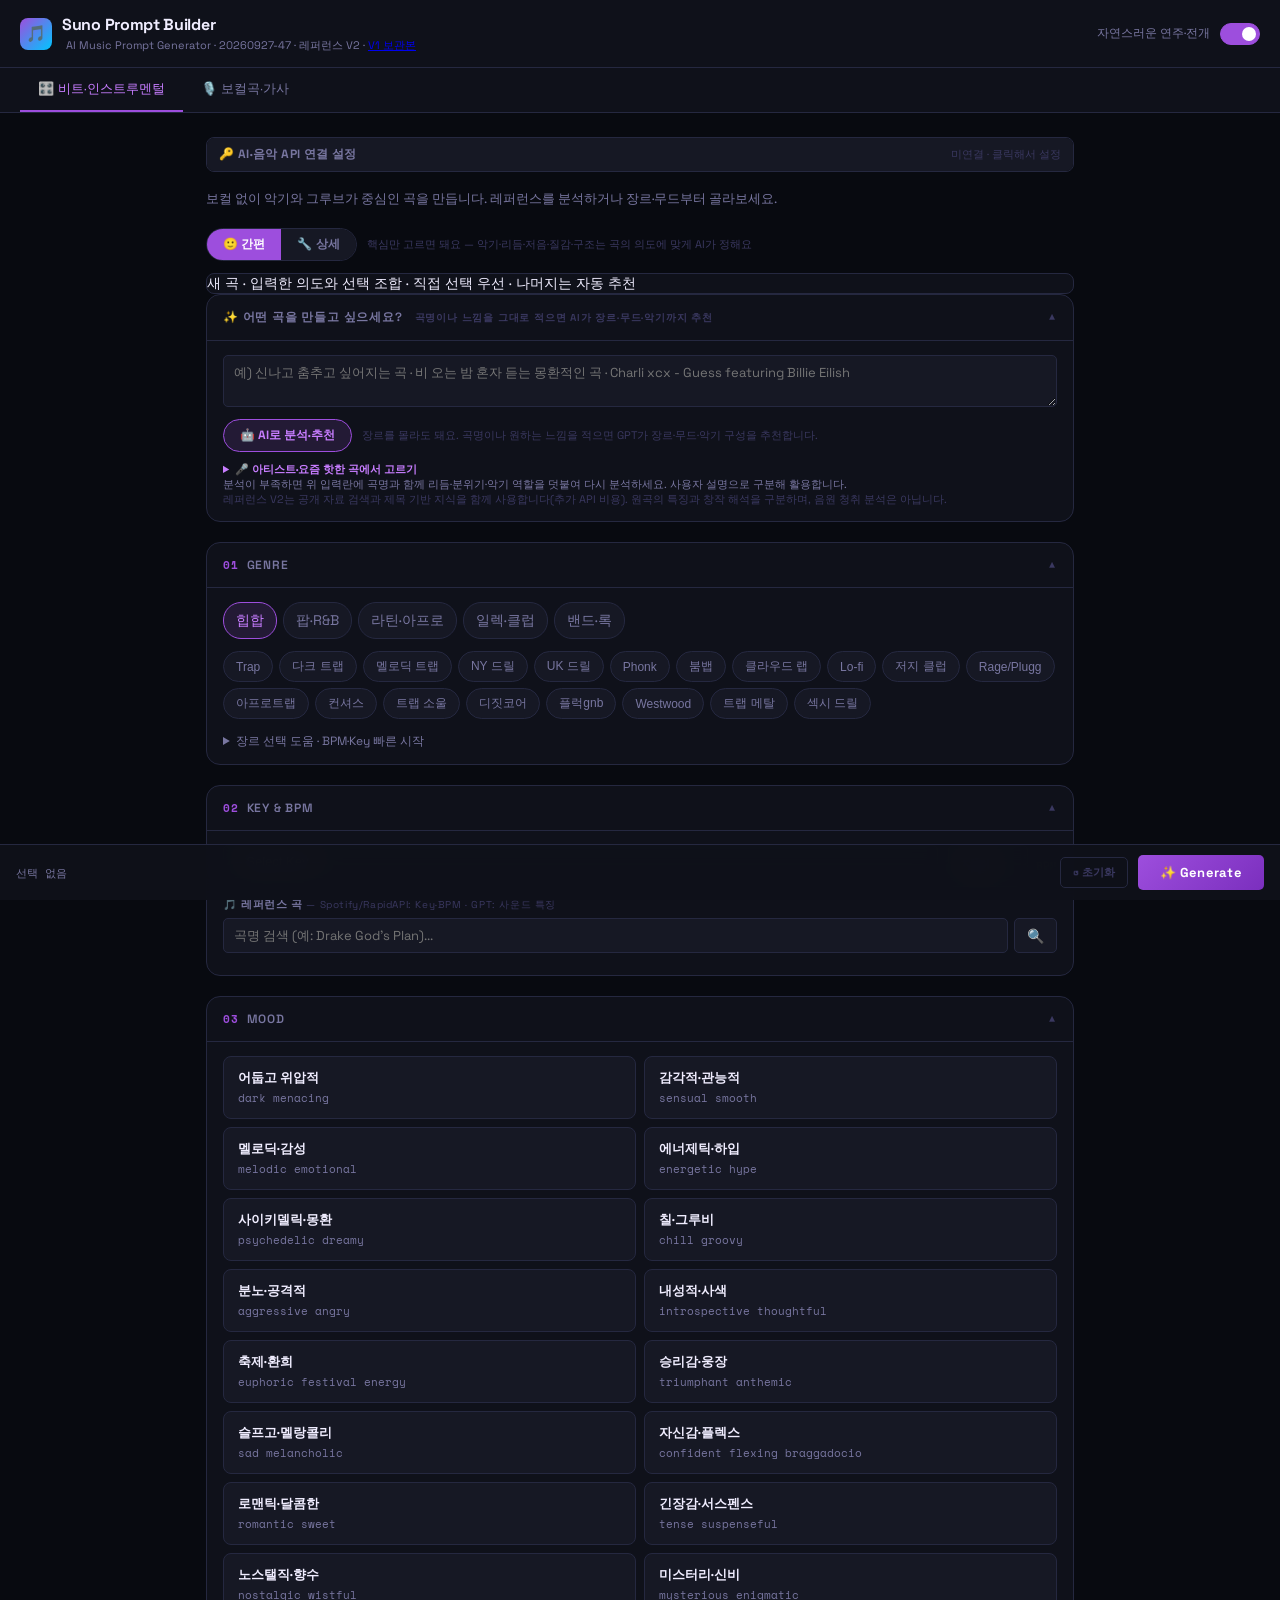
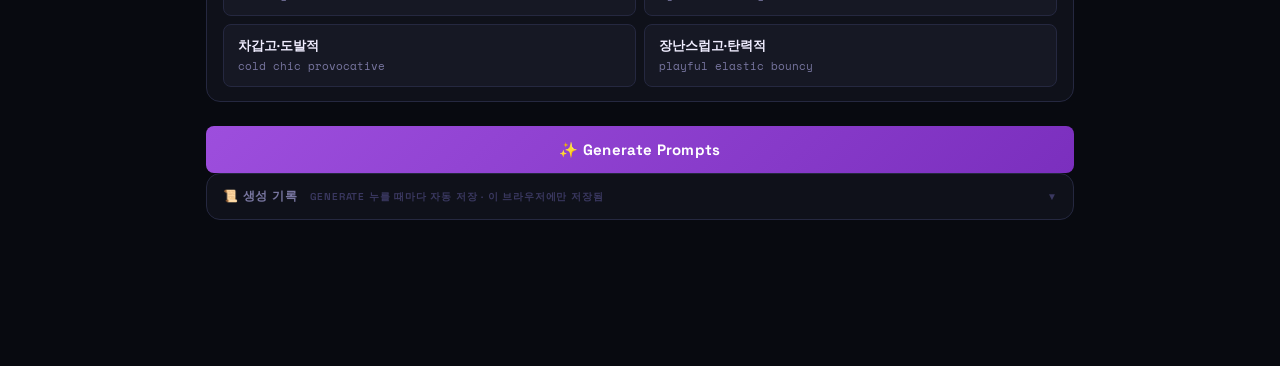
<file: versions/v2/index.html>
<!DOCTYPE html>
<html lang="ko">
<head>
<meta charset="UTF-8">
<meta name="viewport" content="width=device-width, initial-scale=1.0">
<title>Suno AI Prompt Builder</title>
<link href="https://fonts.googleapis.com/css2?family=Space+Grotesk:wght@300;400;500;600;700&family=Space+Mono:wght@400;700&display=swap" rel="stylesheet">
<link rel="stylesheet" href="styles.css?v=20260927-47">
</head>
<body>

<div class="header">
  <div class="header-logo">
    <div class="logo-icon">🎵</div>
    <div>
      <h1>Suno Prompt Builder</h1>
      <span>AI Music Prompt Generator · 20260927-47 · 레퍼런스 V2 · <a href="versions/v1/index.html" target="_blank" rel="noopener">V1 보관본</a></span>
    </div>
  </div>
  <div class="anti-ai-wrap">
    <span class="anti-ai-label">자연스러운 연주·전개</span>
    <label class="toggle-switch">
      <input type="checkbox" id="antiAiToggle" checked>
      <div class="toggle-track"><div class="toggle-thumb"></div></div>
    </label>
  </div>
</div>

<div class="tab-bar">
  <button class="tab-btn active" data-tab="hiphop">🎛️ 비트·인스트루멘털</button>
  <button class="tab-btn" data-tab="pop">🎙️ 보컬곡·가사</button>
</div>

<div class="main">

<!-- 연결 설정은 두 제작 화면이 공유한다. -->

  <!-- SPOTIFY SETTINGS PANEL -->
  <div id="sp-panel" style="margin-bottom:16px;border:1px solid var(--border);border-radius:var(--r);overflow:hidden">
    <div onclick="toggleSpPanel()" style="display:flex;align-items:center;justify-content:space-between;padding:8px 12px;background:var(--surface-2);cursor:pointer;user-select:none">
      <span style="font-size:12px;font-weight:700;color:var(--text-2);letter-spacing:.4px">🔑 AI·음악 API 연결 설정</span>
      <span id="sp-panel-status" style="font-size:11px;color:var(--text-3)">미연결 · 클릭해서 설정</span>
    </div>
    <div id="sp-panel-body" style="display:none;padding:12px;background:var(--surface-1);border-top:1px solid var(--border)">
      <div style="font-size:11px;color:var(--text-3);margin-bottom:8px;padding:6px 8px;background:var(--surface-3);border-radius:var(--r-sm);line-height:1.6">
        💡 <a href="https://developer.spotify.com/dashboard" target="_blank" style="color:var(--accent-text)">Spotify Developer Dashboard</a>에서 앱 생성 → Redirect URI에 <strong>이 페이지 URL</strong>을 추가 → Client ID와 Secret 입력
      </div>
      <!-- MODE TABS -->
      <div style="display:flex;gap:0;margin-bottom:10px;border:1px solid var(--border);border-radius:var(--r-sm);overflow:hidden">
        <button id="sp-tab-key" onclick="setSpTab('key')" style="flex:1;padding:6px 0;font-size:11px;font-weight:700;border:none;cursor:pointer;background:var(--accent-dim);color:var(--accent-text);transition:.15s">🔑 API 키</button>
        <button id="sp-tab-token" onclick="setSpTab('token')" style="flex:1;padding:6px 0;font-size:11px;font-weight:700;border:none;cursor:pointer;background:var(--surface-2);color:var(--text-2);transition:.15s">⚡ 토큰 직접 입력</button>
      </div>

      <!-- TAB: API KEY MODE -->
      <div id="sp-tab-key-body">
        <p style="font-size:11px;color:var(--text-3);margin:0 0 8px">
          <a href="https://developer.spotify.com/dashboard" target="_blank" style="color:var(--accent-text)">Spotify Developer Dashboard</a>에서 앱 생성 후 Client ID와 Secret을 입력.
          저장 버튼을 누르면 브라우저 로컬에 보관됩니다.
        </p>
        <div style="display:flex;gap:8px;margin-bottom:6px">
          <input id="sp-client-id" type="text" placeholder="Client ID" autocomplete="off" style="flex:1;background:var(--surface-2);border:1px solid var(--border);border-radius:var(--r-sm);color:var(--text-1);font-family:'Space Grotesk',sans-serif;font-size:12px;padding:6px 8px">
          <input id="sp-client-secret" type="password" placeholder="Client Secret" autocomplete="off" style="flex:1;background:var(--surface-2);border:1px solid var(--border);border-radius:var(--r-sm);color:var(--text-1);font-family:'Space Grotesk',sans-serif;font-size:12px;padding:6px 8px">
        </div>
        <div style="display:flex;gap:6px;align-items:center;flex-wrap:wrap">
          <button onclick="saveSpotifyCreds()" style="padding:6px 14px;border-radius:var(--r-sm);border:none;background:var(--accent-dim);color:var(--accent-text);font-size:12px;font-weight:700;cursor:pointer">저장</button>
          <button onclick="testSpotifyConnection()" style="padding:6px 14px;border-radius:var(--r-sm);border:1px solid var(--border);background:transparent;color:var(--accent-text);font-size:12px;cursor:pointer">연결 테스트</button>
          <button onclick="clearSpotifyCreds()" style="padding:6px 14px;border-radius:var(--r-sm);border:1px solid var(--border);background:transparent;color:var(--text-3);font-size:12px;cursor:pointer">초기화</button>
          <span id="sp-save-msg" hidden style="font-size:11px;color:var(--success)"></span>
        </div>
        <div id="sp-test-result" hidden style="margin-top:8px;font-size:11px;line-height:1.6;padding:8px;border-radius:var(--r-sm);background:var(--surface-3)"></div>
      </div>

      <!-- TAB: DIRECT TOKEN MODE -->
      <div id="sp-tab-token-body" style="display:none">
        <p style="font-size:11px;color:var(--text-3);margin:0 0 6px;line-height:1.6">
          브라우저 콘솔(F12)에서 아래 코드를 실행해 토큰을 발급받아 붙여넣으세요. (1시간 유효)
        </p>
        <div style="position:relative;margin-bottom:8px">
          <pre id="sp-token-code" style="background:var(--surface-3);border-radius:var(--r-sm);padding:8px 36px 8px 8px;margin:0;font-family:'Space Mono',monospace;font-size:10px;color:var(--text-2);line-height:1.7;white-space:pre-wrap;word-break:break-all"></pre>
          <button onclick="copyTokenCode()" title="복사" style="position:absolute;top:6px;right:6px;padding:3px 8px;border-radius:var(--r-sm);border:1px solid var(--border);background:var(--surface-2);color:var(--text-2);font-size:10px;cursor:pointer" id="sp-copy-btn">복사</button>
        </div>
        <div style="display:flex;gap:6px;margin-bottom:6px">
          <input id="sp-direct-token" type="password" placeholder="BQxxxxxx… (출력된 토큰 붙여넣기)" autocomplete="off"
            style="flex:1;background:var(--surface-2);border:1px solid var(--border);border-radius:var(--r-sm);color:var(--text-1);font-family:'Space Grotesk',sans-serif;font-size:11px;padding:6px 8px">
          <button onclick="applyDirectToken()" style="padding:6px 14px;border-radius:var(--r-sm);border:none;background:var(--accent-dim);color:var(--accent-text);font-size:12px;font-weight:700;cursor:pointer;white-space:nowrap">적용</button>
        </div>
        <div id="sp-token-msg" hidden style="font-size:11px;padding:6px 8px;border-radius:var(--r-sm);background:var(--surface-3)"></div>
      </div>

      <!-- RAPIDAPI FALLBACK SECTION -->
      <div style="margin-top:12px;padding-top:10px;border-top:1px solid var(--border)">
        <div style="font-size:11px;font-weight:700;color:var(--text-2);margin-bottom:4px">🔑 BPM/Key 대체 API <span style="font-weight:400;color:var(--text-3)">(Spotify Audio Features 차단 시)</span></div>
        <p style="font-size:11px;color:var(--text-3);margin:0 0 6px;line-height:1.6">
          Spotify가 일반 앱의 BPM/Key API를 차단한 경우 RapidAPI 대체 서비스를 사용합니다.
          <a href="https://rapidapi.com/musicae/api/spotify-extended-audio-features-api" target="_blank" style="color:var(--accent-text)">Musicae</a> 또는
          <a href="https://rapidapi.com/soundnet717/api/soundnet" target="_blank" style="color:var(--accent-text)">SoundNet</a>
          구독 후 RapidAPI Key를 붙여넣으세요. (무료 플랜 있음)
        </p>
        <div style="display:flex;gap:8px;margin-bottom:6px">
          <input id="rapidapi-key" type="password" placeholder="RapidAPI Key (X-RapidAPI-Key 값)" autocomplete="off"
            style="flex:1;background:var(--surface-2);border:1px solid var(--border);border-radius:var(--r-sm);color:var(--text-1);font-family:'Space Grotesk',sans-serif;font-size:12px;padding:6px 8px">
          <button onclick="saveRapidApiKey()" style="padding:6px 14px;border-radius:var(--r-sm);border:none;background:var(--accent-dim);color:var(--accent-text);font-size:12px;font-weight:700;cursor:pointer;white-space:nowrap">저장</button>
        </div>
        <div id="rapidapi-status" hidden style="font-size:11px;padding:6px 8px;border-radius:var(--r-sm);background:var(--surface-3)"></div>
      </div>

      <!-- AI 추천 (멜로디/믹스 텍스처/톤/전환효과/그루브) -->
      <div style="margin-top:12px;padding-top:10px;border-top:1px solid var(--border)">
        <div style="font-size:11px;font-weight:700;color:var(--text-2);margin-bottom:4px">🤖 AI 추천 <span style="font-weight:400;color:var(--text-3)">(멜로디·텍스처·톤·전환효과·그루브 — 선택사항)</span></div>
        <p style="font-size:11px;color:var(--text-3);margin:0 0 6px;line-height:1.6">
          <a href="https://platform.openai.com/api-keys" target="_blank" style="color:var(--accent-text)">OpenAI API Keys</a>
          에서 API Key 발급 후 붙여넣으면, 지금까지 고른 장르·무드 등을 보고 AI가 멜로디·믹스 텍스처·악기 톤·전환효과·스윙/그루브까지 한 번에 가장 어울리는 조합으로 추천해줍니다.
        </p>
        <div style="display:flex;gap:8px;margin-bottom:6px">
          <input id="openai-key" type="password" placeholder="OpenAI API Key (sk-proj-...)" autocomplete="off"
            style="flex:1;background:var(--surface-2);border:1px solid var(--border);border-radius:var(--r-sm);color:var(--text-1);font-family:'Space Grotesk',sans-serif;font-size:12px;padding:6px 8px">
          <button onclick="saveOpenAIKey()" style="padding:6px 14px;border-radius:var(--r-sm);border:none;background:var(--accent-dim);color:var(--accent-text);font-size:12px;font-weight:700;cursor:pointer;white-space:nowrap">저장</button>
        </div>
        <div id="openai-key-status" hidden style="font-size:11px;padding:6px 8px;border-radius:var(--r-sm);background:var(--surface-3)"></div>
      </div>
    </div>
  </div>

<div class="tab-content active" data-tab="hiphop">
  <p class="workflow-intro">보컬 없이 악기와 그루브가 중심인 곡을 만듭니다. 레퍼런스를 분석하거나 장르·무드부터 골라보세요.</p>
  <!-- 01 GENRE -->
  <div id="hh-genre-section">
  <div id="hh-mode-bar" style="display:flex;align-items:center;gap:10px;flex-wrap:wrap;margin-bottom:12px">
    <div style="display:inline-flex;border:1px solid var(--border);border-radius:20px;overflow:hidden">
      <button id="hh-mode-simple" onclick="setUiMode('simple')" style="padding:7px 16px;border:0;font-size:12px;font-weight:700;cursor:pointer">🙂 간편</button>
      <button id="hh-mode-detail" onclick="setUiMode('detail')" style="padding:7px 16px;border:0;font-size:12px;font-weight:700;cursor:pointer">🔧 상세</button>
    </div>
    <span id="hh-mode-hint" style="font-size:11px;color:var(--text-3)"></span>
  </div>
  <div class="section" id="hh-brief-section">
    <div class="section-header open" onclick="toggleSection(this)">
      <div class="section-title">✨ 어떤 곡을 만들고 싶으세요? <span style="font-size:10px;color:var(--text-3);margin-left:4px">곡명이나 느낌을 그대로 적으면 AI가 장르·무드·악기까지 추천</span></div>
      <span class="caret">▼</span>
    </div>
    <div class="section-body">
      <textarea id="hh-brief" rows="2" style="width:100%;box-sizing:border-box;background:var(--surface-2);border:1px solid var(--border);border-radius:var(--r-sm);color:var(--text-1);font-family:'Space Grotesk',sans-serif;font-size:13px;padding:8px 10px;resize:vertical" placeholder="예) 신나고 춤추고 싶어지는 곡 · 비 오는 밤 혼자 듣는 몽환적인 곡 · Charli xcx - Guess featuring Billie Eilish" onfocus="this.style.borderColor='var(--accent)'" onblur="this.style.borderColor='var(--border)'"></textarea>
      <div style="display:flex;align-items:center;gap:10px;margin-top:8px;flex-wrap:wrap">
        <button id="hh-brief-btn" onclick="aiAnalyzeBrief()" style="padding:7px 16px;border-radius:20px;border:1px solid var(--accent);background:var(--accent-dim);color:var(--accent-text);font-family:'Space Grotesk',sans-serif;font-size:12px;font-weight:700;cursor:pointer">🤖 AI로 분석·추천</button>
        <span style="font-size:11px;color:var(--text-3)">장르를 몰라도 돼요. 곡명이나 원하는 느낌을 적으면 GPT가 장르·무드·악기 구성을 추천합니다.</span>
      </div>
      <details id="hh-picker" style="margin-top:10px">
        <summary style="cursor:pointer;font-size:11px;font-weight:700;color:var(--accent-text)">🎤 아티스트·요즘 핫한 곡에서 고르기</summary>
        <div style="margin-top:8px">
          <div style="font-size:11px;color:var(--text-3);line-height:1.7;margin-bottom:10px">곡을 누르면 위 입력칸에 "아티스트 - 곡명"이 들어가요. 아티스트 이름은 프롬프트에 쓰지 않고, 그 곡의 소리를 분석해서 반영해요.</div>
          <div style="font-size:11px;font-weight:700;color:var(--text-2);margin-bottom:6px">🔥 요즘 핫한 곡 <span style="font-weight:400;color:var(--text-3)">Billboard 차트 아티스트 · Spotify·RapidAPI 연동 필요</span></div>
          <div id="hh-chart-chips" style="display:flex;gap:6px;flex-wrap:wrap;margin-bottom:8px"></div>

        <div style="display:flex;align-items:center;justify-content:space-between;margin-bottom:10px">
          <span id="trending-last-update" style="font-size:10px;color:var(--text-3)">Spotify 연동 후 새로고침</span>
          <button onclick="fetchTrendingArtists()" id="trending-refresh-btn" style="padding:5px 12px;border-radius:var(--r-sm);border:1px solid var(--border);background:var(--surface-2);color:var(--accent-text);font-size:11px;font-weight:700;cursor:pointer;transition:.15s">↻ 새로고침</button>
        </div>
        <div id="hh-trending-chips" style="display:flex;flex-wrap:wrap;gap:6px;min-height:28px">
          <span style="font-size:11px;color:var(--text-3);align-self:center">연결 후 새로고침을 누르면 현재 핫한 아티스트가 표시됩니다</span>
        </div>
        <div id="trending-status" hidden style="font-size:11px;color:var(--text-3);margin-top:6px"></div>
          <div style="font-size:11px;font-weight:700;color:var(--text-2);margin:14px 0 6px">🎤 아티스트</div>

        <div id="hh-artists-typeBeat"><span style="font-size:11px;color:var(--text-3)">상단 🔥 실시간 트렌딩 새로고침 후 Billboard 차트 아티스트가 자동으로 구성됩니다</span></div>
        </div>
      </details>
      <p style="font-size:11px;color:var(--text-2)">분석이 부족하면 위 입력란에 곡명과 함께 리듬·분위기·악기 역할을 덧붙여 다시 분석하세요. 사용자 설명으로 구분해 활용합니다.</p>
      <p style="font-size:11px;color:var(--text-3)">레퍼런스 V2는 공개 자료 검색과 제목 기반 지식을 함께 사용합니다(추가 API 비용). 원곡의 특징과 창작 해석을 구분하며, 음원 청취 분석은 아닙니다.</p>
      <div id="hh-brief-status" hidden style="font-size:11px;padding:6px 8px;border-radius:var(--r-sm);background:var(--surface-3);margin-top:8px"></div>
      <div id="hh-brief-result" hidden style="margin-top:10px;padding:10px 12px;border:1px solid var(--border);border-radius:var(--r);background:var(--surface-2)"></div>
      <div id="hh-brief-active" hidden style="margin-top:10px;font-size:11px;padding:8px 10px;border-radius:var(--r-sm);background:var(--surface-3);color:var(--text-2)"></div>
    </div>
  </div>
  <div class="section">
    <div class="section-header open" onclick="toggleSection(this)">
      <div class="section-title">📊 요즘 뜨는 서브장르 <span style="font-size:10px;color:var(--text-3);margin-left:4px">인기 아티스트 장르 태그 집계 · 추정치, 공식 차트 아님</span></div>
      <span class="caret">▼</span>
    </div>
    <div class="section-body">
      <div style="display:flex;align-items:center;justify-content:space-between;margin-bottom:10px">
        <span id="genre-trend-last-update" style="font-size:10px;color:var(--text-3)">Spotify 연동 후 새로고침</span>
        <button onclick="fetchTrendingArtists()" id="genre-trend-refresh-btn" style="padding:5px 12px;border-radius:var(--r-sm);border:1px solid var(--border);background:var(--surface-2);color:var(--accent-text);font-size:11px;font-weight:700;cursor:pointer;transition:.15s">↻ 새로고침</button>
      </div>
      <div id="hh-genre-trends" style="display:flex;flex-wrap:wrap;gap:6px;min-height:28px">
        <span style="font-size:11px;color:var(--text-3);align-self:center">연결 후 새로고침을 누르면 요즘 뜨는 서브장르가 표시됩니다</span>
      </div>
    </div>
  </div>
  <div class="section">
    <div class="section-header open" onclick="toggleSection(this)">
      <div class="section-title"><span class="section-num">01</span> GENRE</div>
      <span class="caret">▼</span>
    </div>
    <div class="section-body">
      <div class="genre-picker" id="hh-genre-chips"></div>
      <details class="genre-help"><summary>장르 선택 도움 · BPM·Key 빠른 시작</summary>
      <div style="font-size:10px;font-weight:700;text-transform:uppercase;letter-spacing:.6px;color:var(--text-3);margin-bottom:6px">🧭 장르가 낯설다면 <span style="font-weight:400;text-transform:none;letter-spacing:0">— 만들고 싶은 분위기부터 고르면 어울리는 장르를 알려줘요</span></div>
      <div class="chip-grid" id="hh-guide-moods"></div>
      <div id="hh-guide-result" hidden style="display:grid;grid-template-columns:repeat(auto-fill,minmax(220px,1fr));gap:8px;margin:10px 0 4px"></div>
      <div style="font-size:10px;font-weight:700;text-transform:uppercase;letter-spacing:.6px;color:var(--text-3);margin:14px 0 6px">⚡ 빠른 시작 <span style="font-weight:400;text-transform:none;letter-spacing:0">— BPM·Key까지 한 번에 세팅</span></div>
      <div class="preset-row" id="hh-genre-presets"></div>
      </details>
      <div id="hh-genre-feel" hidden style="font-size:12px;color:var(--text-2);margin-top:10px;padding:8px 10px;border-radius:var(--r-sm);background:var(--surface-3)"></div>
    </div>
  </div>
</div>

  <!-- ARTIST PRESETS (타입비트 모드에서만 표시) -->
  <!-- 02 BPM -->
  <div class="section">
    <div class="section-header open" onclick="toggleSection(this)">
      <div class="section-title"><span class="section-num">02</span> KEY & BPM</div>
      <span class="caret">▼</span>
    </div>
    <div class="section-body">
      <div class="bkrow">
        <div class="key-wrap">
          <select class="select-input" id="hh-key">
            <option value="">-- Select Key --</option>
          </select>
        </div>
        <div class="bpm-wrap">
          <input type="number" class="bpm-input" id="hh-bpm" value="" placeholder="직접 입력" min="60" max="220">
          <span class="bpm-label">BPM</span>
        </div>
      </div>
      <div style="margin-top:10px">
        <label style="display:block;font-size:11px;font-weight:600;text-transform:uppercase;letter-spacing:.6px;color:var(--text-2);margin-bottom:6px">🎵 레퍼런스 곡 <span style="font-weight:400;text-transform:none;color:var(--text-3);font-size:10px">— Spotify/RapidAPI: Key·BPM · GPT: 사운드 특징</span></label>
        <div style="position:relative" id="hh-ref-search-wrap">
          <div style="display:flex;gap:6px">
            <input type="text" id="hh-ref-song" style="flex:1;background:var(--surface-2);border:1px solid var(--border);border-radius:var(--r-sm);color:var(--text-1);font-family:'Space Grotesk',sans-serif;font-size:13px;padding:8px 10px" placeholder="곡명 검색 (예: Drake God's Plan)..." onfocus="this.style.borderColor='var(--accent)'" onblur="this.style.borderColor='var(--border)'" oninput="onRefSongInput(this.value)" onkeydown="if(event.key==='Enter')doSpotifySearch()">
            <button onclick="doSpotifySearch()" id="sp-search-btn" style="padding:0 12px;border-radius:var(--r-sm);border:1px solid var(--border);background:var(--surface-2);color:var(--text-1);font-size:14px;cursor:pointer;white-space:nowrap;transition:.15s" title="Spotify 검색">🔍</button>
          </div>
          <div id="sp-search-status" hidden style="font-size:11px;color:var(--text-3);margin-top:4px;padding:2px 0"></div>
          <div id="sp-dropdown" hidden style="position:fixed;z-index:100;max-height:320px;overflow-y:auto;background:var(--surface-2);border:1px solid var(--border);border-radius:var(--r-sm);box-shadow:0 8px 24px rgba(0,0,0,.35)"></div>
        </div>
        <div id="hh-ref-suggestions" style="display:none;margin-top:8px;display:flex;flex-wrap:wrap;gap:6px"></div>
      </div>
    </div>
  </div>

  <!-- 03 VOCAL -->
  <div class="section">
    <div class="section-header open" onclick="toggleSection(this)">
      <div class="section-title"><span class="section-num">03</span> VOCAL <span style="font-size:10px;color:var(--text-3);margin-left:4px">기본 무보컬 · 보컬곡은 보컬곡·가사 탭에서 시작하세요</span></div>
      <span class="caret">▼</span>
    </div>
    <div class="section-body">
      <div class="chip-grid" id="hh-vocal"></div>
      <div id="hh-vocal-char-box" hidden style="margin-top:12px;padding-top:12px;border-top:1px solid var(--border)">
        <div style="font-size:11px;font-weight:700;color:var(--text-2);margin-bottom:6px">🎙 녹음 질감 <span style="font-weight:400;color:var(--text-3)">마이크 거리감·리버브 — 장르+무드 고르면 자동 추천</span></div>
        <div id="hh-vocal-char-hint" hidden style="font-size:10px;color:var(--accent-text);margin-bottom:8px">🤖 <span></span></div>
        <div class="chip-grid" id="hh-vocal-char"></div>
      </div>
      <div id="hh-vocal-style-box" hidden style="margin-top:12px;padding-top:12px;border-top:1px solid var(--border)">
        <div style="font-size:11px;font-weight:700;color:var(--text-2);margin-bottom:6px">🎤 보컬 스타일 <span style="font-weight:400;color:var(--text-3)">톤·감정 전달 방식 — 장르+무드 고르면 자동 추천</span></div>
        <div id="hh-vocal-style-hint" hidden style="font-size:10px;color:var(--accent-text);margin-bottom:8px">🤖 <span></span></div>
        <div class="chip-grid" id="hh-vocal-style"></div>
      </div>
      <div id="hh-lyric-box" hidden style="margin-top:12px;padding-top:12px;border-top:1px solid var(--border)">
        <div style="font-size:11px;font-weight:700;color:var(--text-2);margin-bottom:6px">📝 가사 <span style="font-weight:400;color:var(--text-3)">어떤 느낌으로 쓰고 싶은지 적어 주세요 — 비워 두면 곡 분위기에 맞게 AI가 써요</span></div>
        <textarea id="hh-lyric-theme" rows="2" oninput="st.lyricTheme=this.value" placeholder="예: 이별 후 새벽에 혼자 걷는 기분, 담담한데 아직 못 잊은 느낌" style="width:100%;box-sizing:border-box;background:var(--surface-2);border:1px solid var(--border);border-radius:var(--r-sm);color:var(--text-1);font-family:'Space Grotesk',sans-serif;font-size:13px;padding:8px 10px;resize:vertical"></textarea>
        <div style="display:flex;align-items:center;gap:8px;margin-top:8px;font-size:11px;color:var(--text-2)">가사 언어 <span id="hh-lyric-lang" style="display:inline-flex;gap:6px"></span></div>
      </div>
    </div>
  </div>

  <!-- 04 MOOD -->
  <div class="section">
    <div class="section-header open" onclick="toggleSection(this)">
      <div class="section-title"><span class="section-num">04</span> MOOD</div>
      <span class="caret">▼</span>
    </div>
    <div class="section-body">
      <div class="mood-grid" id="hh-mood"></div>
    </div>
  </div>

  <!-- 05 LOW END / 808 -->
  <div class="section">
    <div class="section-header open" onclick="toggleSection(this)">
      <div class="section-title"><span class="section-num">05</span> LOW END / 808</div>
      <span class="caret">▼</span>
    </div>
    <div class="section-body">
      <div id="hh-808-hint" hidden style="font-size:10px;color:var(--accent-text);margin-bottom:6px;display:flex;align-items:center;gap:4px">🤖 <span></span></div>
      <div class="chip-grid" id="hh-808"></div>
    </div>
  </div>

  <!-- 06 DRUMS -->
  <div class="section">
    <div class="section-header open" onclick="toggleSection(this)">
      <div class="section-title"><span class="section-num">06</span> DRUMS</div>
      <span class="caret">▼</span>
    </div>
    <div class="section-body">
      <div id="hh-drums-hint" hidden style="font-size:10px;color:var(--accent-text);margin-bottom:6px;display:flex;align-items:center;gap:4px">🤖 <span></span></div>
      <div class="chip-grid" id="hh-drums"></div>
    </div>
  </div>

  <!-- 07 MELODY -->
  <div class="section">
    <div class="section-header open" onclick="toggleSection(this)">
      <div class="section-title"><span class="section-num">07</span> 중심 악기 · 멜로디 / 베이스 훅 <span style="font-size:10px;color:var(--text-3);margin-left:4px">max 2 · 장르+무드 고르면 자동 추천</span></div>
      <span class="caret">▼</span>
    </div>
    <div class="section-body">
      <div id="hh-melody-hint" hidden style="font-size:10px;color:var(--accent-text);margin-bottom:8px">🤖 <span></span></div>
      <div id="hh-melody-ai-block" hidden>
        <div style="display:flex;align-items:center;gap:8px;margin-bottom:10px;flex-wrap:wrap">
          <button onclick="aiRecommendMelodyTexture()" id="ai-reco-btn" style="padding:6px 14px;border-radius:var(--r-sm);border:1px solid var(--accent);background:var(--accent-dim);color:var(--accent-text);font-size:12px;font-weight:700;cursor:pointer;white-space:nowrap">🤖 AI로 다시 추천</button>
          <span style="font-size:10px;color:var(--text-3)">악기·텍스처·톤·전환효과·808·드럼·그루브까지 지금 조합에 가장 어울리는 조합으로 한 번에 추천</span>
        </div>
        <div id="ai-reco-status" hidden style="font-size:11px;padding:6px 8px;border-radius:var(--r-sm);background:var(--surface-3);margin-bottom:10px"></div>
      </div>
      <div class="chip-grid" id="hh-melody"></div>
      <div id="hh-melody-roles" hidden style="font-size:11px;color:var(--text-2);margin-top:8px;display:flex;align-items:center;gap:6px;flex-wrap:wrap">
        🎹 리드: <strong class="mr-lead"></strong> · 배경: <strong class="mr-bg"></strong>
        <span onclick="swapMelodyRoles()" style="cursor:pointer;color:var(--accent-text);margin-left:4px" title="리드/배경 바꾸기">⇄ 바꾸기</span>
      </div>
      <div style="margin-top:12px;padding-top:12px;border-top:1px solid var(--border)">
        <div style="font-size:11px;font-weight:700;color:var(--text-2);margin-bottom:6px">🎨 악기 톤/음색 <span style="font-weight:400;color:var(--text-3)">리드 악기 자체의 질감 — 장르+무드 고르면 자동 추천</span></div>
        <div id="hh-melody-tone-hint" hidden style="font-size:10px;color:var(--accent-text);margin-bottom:8px">🤖 <span></span></div>
        <div class="chip-grid" id="hh-melody-tone"></div>
      </div>
    </div>
  </div>

  <!-- 08 REF TRACK -->
  <div class="section">
    <div class="section-header open" onclick="toggleSection(this)">
      <div class="section-title"><span class="section-num">08</span> 프로듀서 스타일 (선택) <span style="font-size:10px;color:var(--text-3);margin-left:4px">1명 · 장르 고르면 자동 추천, 원하면 AI로 다시 추천</span></div>
      <span class="caret">▼</span>
    </div>
    <div class="section-body">
      <div id="hh-ref-ai-block" hidden>
        <div style="display:flex;align-items:center;gap:8px;margin-bottom:10px;flex-wrap:wrap">
          <button onclick="aiRecommendProducerRef()" id="hh-ai-ref-btn" style="padding:6px 14px;border-radius:var(--r-sm);border:1px solid var(--accent);background:var(--accent-dim);color:var(--accent-text);font-size:12px;font-weight:700;cursor:pointer;white-space:nowrap">🤖 AI로 다시 추천</button>
          <span style="font-size:10px;color:var(--text-3)">지금까지 고른 무드·멜로디·드럼·808·그루브·텍스처까지 전부 보고 가장 어울리는 프로듀서 1명을 추천</span>
        </div>
        <div id="hh-ai-ref-status" hidden style="font-size:11px;padding:6px 8px;border-radius:var(--r-sm);background:var(--surface-3);margin-bottom:10px"></div>
      </div>
      <div id="hh-ref-hint" hidden style="font-size:10px;color:var(--accent-text);margin-bottom:8px">🤖 <span></span></div>
      <div class="chip-grid" id="hh-ref"></div>
    </div>
  </div>

  <!-- 09 MIX TEXTURE -->
  <div class="section">
    <div class="section-header open" onclick="toggleSection(this)">
      <div class="section-title"><span class="section-num">09</span> MIX TEXTURE <span style="font-size:10px;color:var(--text-3);margin-left:4px">max 2 · 장르+무드 고르면 자동 추천</span></div>
      <span class="caret">▼</span>
    </div>
    <div class="section-body">
      <div id="hh-texture-hint" hidden style="font-size:10px;color:var(--accent-text);margin-bottom:8px">🤖 <span></span></div>
      <div class="chip-grid" id="hh-texture"></div>
    </div>
  </div>

  <!-- 10 전환 효과 -->
  <div class="section">
    <div class="section-header open" onclick="toggleSection(this)">
      <div class="section-title"><span class="section-num">10</span> 전환 효과 <span style="font-size:10px;color:var(--text-3);margin-left:4px">브릿지·드롭 전환 · max 2 · 장르 고르면 자동 추천</span></div>
      <span class="caret">▼</span>
    </div>
    <div class="section-body">
      <div id="hh-fx-hint" hidden style="font-size:10px;color:var(--accent-text);margin-bottom:8px">🤖 <span></span></div>
      <div class="chip-grid" id="hh-fx"></div>
    </div>
  </div>

  <!-- 11 스윙/그루브 -->
  <div class="section">
    <div class="section-header open" onclick="toggleSection(this)">
      <div class="section-title"><span class="section-num">11</span> 스윙/그루브 <span style="font-size:10px;color:var(--text-3);margin-left:4px">리듬 타이밍 느낌 · 장르 고르면 자동 추천</span></div>
      <span class="caret">▼</span>
    </div>
    <div class="section-body">
      <div id="hh-groove-hint" hidden style="font-size:10px;color:var(--accent-text);margin-bottom:8px">🤖 <span></span></div>
      <div class="chip-grid" id="hh-groove"></div>
    </div>
  </div>

  <!-- NARRATIVE DIRECTING -->
  <div class="section">
    <div class="section-header open" onclick="toggleSection(this)">
      <div class="section-title"><span class="section-num">12</span> 🎬 NARRATIVE DIRECTING</div>
      <span class="caret">▼</span>
    </div>
    <div class="section-body">
      <div style="font-size:10px;color:var(--text-3);margin-bottom:10px">아래 5개 프리셋보다 더 구체적인 전개를 원하면, Generate 후 ⑦ 프로듀서 노트의 <strong style="color:var(--accent-text)">🤖 AI 프로듀서 리뷰</strong>에서 "전개" 제안을 받아 적용할 수 있어요</div>
      <div class="narr-segments" id="hh-narr"></div>
    </div>
  </div>

  <!-- STRUCTURE BUILDER -->
  <div class="section">
    <div class="section-header open" onclick="toggleSection(this)">
      <div class="section-title"><span class="section-num">13</span> 🏗 STRUCTURE BUILDER <span style="font-size:10px;color:var(--text-3);margin-left:4px">장르+무드 고르면 자동 추천</span></div>
      <span class="caret">▼</span>
    </div>
    <div class="section-body">
      <div id="hh-struct-ai-block" hidden>
        <div style="display:flex;align-items:center;gap:8px;margin-bottom:10px;flex-wrap:wrap">
          <button onclick="aiRecommendStructure()" id="hh-ai-struct-btn" style="padding:6px 14px;border-radius:var(--r-sm);border:1px solid var(--accent);background:var(--accent-dim);color:var(--accent-text);font-size:12px;font-weight:700;cursor:pointer;white-space:nowrap">🤖 AI로 구조 추천</button>
          <span style="font-size:10px;color:var(--text-3)">장르·무드·보컬·밀도·길이·레퍼런스 곡까지 다 보고 어울리는 구조를 추천</span>
        </div>
        <div id="hh-ai-struct-status" hidden style="font-size:11px;padding:6px 8px;border-radius:var(--r-sm);background:var(--surface-3);margin-bottom:10px"></div>
      </div>
      <div id="hh-struct-hint" hidden style="font-size:10px;color:var(--accent-text);margin-bottom:8px">🤖 <span></span></div>
      <div class="struct-presets" id="hh-struct-presets"></div>
      <div style="display:flex;gap:12px;margin-bottom:12px;flex-wrap:wrap;align-items:center">
        <span style="font-size:11px;font-weight:600;text-transform:uppercase;letter-spacing:.6px;color:var(--text-2)">마디 설정</span>
        <label style="display:flex;align-items:center;gap:6px;font-size:11px;color:var(--text-2)">
          훅
          <input type="number" id="hh-bar-hook" min="4" max="32" value="8" style="width:54px;background:var(--surface-2);border:1px solid var(--border);border-radius:var(--r-sm);color:var(--text-1);font-family:'Space Mono',monospace;font-size:13px;font-weight:700;padding:5px 8px;text-align:center" onfocus="this.style.borderColor='var(--accent)'" onblur="this.style.borderColor='var(--border)'">
          <span>마디</span>
        </label>
        <label style="display:flex;align-items:center;gap:6px;font-size:11px;color:var(--text-2)">
          벌스
          <input type="number" id="hh-bar-verse" min="4" max="32" value="12" style="width:54px;background:var(--surface-2);border:1px solid var(--border);border-radius:var(--r-sm);color:var(--text-1);font-family:'Space Mono',monospace;font-size:13px;font-weight:700;padding:5px 8px;text-align:center" onfocus="this.style.borderColor='var(--accent)'" onblur="this.style.borderColor='var(--border)'">
          <span>마디</span>
        </label>
        <label style="display:flex;align-items:center;gap:6px;font-size:11px;color:var(--text-2)">
          브릿지
          <input type="number" id="hh-bar-bridge" min="2" max="16" value="4" style="width:54px;background:var(--surface-2);border:1px solid var(--border);border-radius:var(--r-sm);color:var(--text-1);font-family:'Space Mono',monospace;font-size:13px;font-weight:700;padding:5px 8px;text-align:center" onfocus="this.style.borderColor='var(--accent)'" onblur="this.style.borderColor='var(--border)'">
          <span>마디</span>
        </label>
      </div>
      <div class="struct-builder">
        <div>
          <div style="font-size:11px;color:var(--text-2);margin-bottom:6px">클릭해서 추가</div>
          <div class="struct-palette" id="hh-struct-palette"></div>
        </div>
      </div>
      <div style="margin-top:10px">
        <div style="font-size:11px;color:var(--text-2);margin-bottom:6px">구성 순서 <span style="color:var(--text-3)">(X를 눌러 제거)</span></div>
        <div class="struct-sequence" id="hh-struct-seq"></div>
      </div>
    </div>
  </div>

  <!-- ADVANCED -->
  <div class="section">
    <div class="section-header open" onclick="toggleSection(this)">
      <div class="section-title"><span class="section-num">14</span> ⚙ ADVANCED</div>
      <span class="caret">▼</span>
    </div>
    <div class="section-body">
      <div class="adv-sections open" id="hh-adv">
        <div class="adv-row">
          <div class="adv-row-label">ERA</div>
          <div class="chip-grid" id="hh-era"></div>
        </div>
        <div class="adv-row">
          <div class="adv-row-label">REGION</div>
          <div class="chip-grid" id="hh-region"></div>
        </div>
        <div class="adv-row">
          <div class="adv-row-label">DENSITY</div>
          <div class="chip-grid" id="hh-density"></div>
        </div>
        <div class="adv-row">
          <div class="adv-row-label">COMMERCIAL / UNDERGROUND</div>
          <div class="chip-grid" id="hh-commercial"></div>
        </div>
        <div class="adv-row">
          <div class="adv-row-label">LENGTH</div>
          <div class="chip-grid" id="hh-length"></div>
        </div>
      </div>
    </div>
  </div>

  <!-- 생성 기록 -->
  <!-- OUTPUT -->
  <div class="output-section">
    <button class="gen-btn" onclick="hhGenerate()">✨ Generate Prompts</button>
    <div id="hh-write-opts" hidden style="display:flex;align-items:center;gap:14px;margin-top:8px;flex-wrap:wrap;font-size:11px;color:var(--text-2)">
      <label style="display:flex;align-items:center;gap:6px;cursor:pointer"><input type="checkbox" id="hh-ai-write-toggle" checked onchange="try{localStorage.setItem('hh_ai_write',this.checked?'1':'0')}catch(e){}"> ✍️ AI가 프롬프트를 작성 <span style="color:var(--text-3)">(끄면 규칙 엔진 초안만)</span></label>
      <button onclick="hhAiRewrite()" style="padding:3px 10px;border-radius:20px;border:1px solid var(--border-hi);background:var(--surface-3);color:var(--accent-text);font-size:11px;cursor:pointer">🔄 다시 쓰기</button>
    </div>
    <div id="hh-out-blocks" style="display:none;flex-direction:column;gap:12px;margin-top:16px"></div>
  </div>

  <div class="section">
    <div class="section-header" onclick="toggleSection(this)">
      <div class="section-title">📜 생성 기록 <span style="font-size:10px;color:var(--text-3);margin-left:4px">Generate 누를 때마다 자동 저장 · 이 브라우저에만 저장됨</span></div>
      <span class="caret">▼</span>
    </div>
    <div class="section-body collapsed">
      <div style="display:flex;justify-content:flex-end;margin-bottom:8px">
        <button onclick="clearPromptHistory()" style="padding:4px 10px;border-radius:var(--r-sm);border:1px solid var(--border);background:var(--surface-2);color:var(--text-3);font-size:11px;cursor:pointer">전체 삭제</button>
      </div>
      <div id="hh-prompt-history" style="display:flex;flex-direction:column;gap:6px">
        <span style="font-size:11px;color:var(--text-3)">아직 기록 없음 — Generate 누르면 여기 쌓임</span>
      </div>
    </div>
  </div>


</div><!-- /hiphop -->

<!-- ========== VOCAL SONG TAB ========== -->
<div class="tab-content" data-tab="pop">
  <p class="workflow-intro">곡 기획·상황으로 스타일을 먼저 만든 뒤, 가사 생성 버튼으로 섹션에 가사를 합칩니다.</p>
  <div id="pop-inner"></div>
</div>



</div><!-- /main -->

<!-- FLOATING BAR -->
<div class="float-bar">
  <div class="float-summary" id="float-summary">선택 없음</div>
  <button class="float-reset-btn" onclick="floatReset()">↺ 초기화</button>
  <button class="float-gen-btn" onclick="floatGenerate()">✨ Generate</button>
</div>
<div id="toast"></div>

<script src="hh-data.js?v=20260927-47"></script>
<script src="hh-examples.js?v=20260927-47"></script>
<script src="reference-v2.js?v=20260927-47"></script>
<script src="hh-ai.js?v=20260927-47"></script>
<script src="hh-listen.js?v=20260927-47"></script>
<script src="hh-openai-audio.js?v=20260927-47"></script>
<script src="hh-spotify.js?v=20260927-47"></script>
<script src="prompt-export.js?v=20260927-47"></script>
<script src="genre-picker.js?v=20260927-47"></script>
<script src="app.js?v=20260927-47"></script>
</body>
</html>
</file>
<file: styles.css>
:root{
  --bg:#080A10;--surface:#0F111A;--surface-2:#161824;--surface-3:#1E2130;
  --border:#252840;--border-hi:#353860;
  --accent:#9D4EDD;--accent-dim:rgba(157,78,221,0.14);--accent-text:#C77DFF;
  --accent2:#00C6FF;--accent2-dim:rgba(0,198,255,0.1);
  --sel-bg:rgba(157,78,221,0.12);
  --text-1:#F0EDFF;--text-2:#7876A0;--text-3:#3A3860;
  --success:#00E5A0;--danger:#FF4D6D;
  --r:8px;--r-sm:5px;--r-lg:14px;
}
*{box-sizing:border-box;margin:0;padding:0}
body{background:var(--bg);color:var(--text-1);font-family:'Space Grotesk',sans-serif;min-height:100vh;font-size:14px}
/* HEADER */
.header{background:var(--surface);border-bottom:1px solid var(--border);padding:14px 20px;display:flex;align-items:center;justify-content:space-between;position:sticky;top:0;z-index:100}
.header-logo{display:flex;align-items:center;gap:10px}
.header-logo .logo-icon{width:32px;height:32px;background:linear-gradient(135deg,var(--accent),var(--accent2));border-radius:8px;display:flex;align-items:center;justify-content:center;font-size:16px}
.header-logo h1{font-size:16px;font-weight:700;letter-spacing:-0.3px}
.header-logo span{font-size:11px;color:var(--text-2);margin-left:4px}
.anti-ai-wrap{display:flex;align-items:center;gap:10px}
.anti-ai-label{font-size:12px;color:var(--text-2)}
.toggle-switch{position:relative;width:40px;height:22px;cursor:pointer}
.toggle-switch input{opacity:0;width:0;height:0}
.toggle-track{position:absolute;inset:0;background:var(--surface-3);border:1px solid var(--border);border-radius:11px;transition:.2s}
.toggle-switch input:checked~.toggle-track{background:var(--accent);border-color:var(--accent)}
.toggle-thumb{position:absolute;top:3px;left:3px;width:14px;height:14px;background:#fff;border-radius:50%;transition:.2s}
.toggle-switch input:checked~.toggle-track .toggle-thumb{transform:translateX(18px)}
/* TABS */
.tab-bar{background:var(--surface);border-bottom:1px solid var(--border);display:flex;padding:0 20px;position:sticky;top:61px;z-index:99}
.tab-btn{padding:12px 18px;font-size:13px;font-weight:500;color:var(--text-2);cursor:pointer;border:none;background:none;border-bottom:2px solid transparent;transition:.15s;white-space:nowrap}
.tab-btn.active{color:var(--accent-text);border-bottom-color:var(--accent)}
.tab-btn:hover:not(.active){color:var(--text-1)}
/* MAIN */
.main{max-width:900px;margin:0 auto;padding:24px 16px 60px}
.tab-content{display:none}
.tab-content.active{display:block}
/* SECTION */
.section{margin-bottom:20px;background:var(--surface);border:1px solid var(--border);border-radius:var(--r-lg);overflow:hidden}
.section-header{padding:14px 16px;display:flex;align-items:center;justify-content:space-between;cursor:pointer;user-select:none}
.section-header:hover{background:var(--surface-2)}
.section-title{display:flex;align-items:center;gap:8px;font-size:12px;font-weight:600;text-transform:uppercase;letter-spacing:.8px;color:var(--text-2)}
.section-num{color:var(--accent);font-family:'Space Mono',monospace;font-size:11px}
.section-body{padding:14px 16px;border-top:1px solid var(--border)}
.section-body.collapsed{display:none}
.caret{font-size:10px;color:var(--text-3);transition:.2s}
.section-header.open .caret{transform:rotate(180deg)}
/* CHIPS */
.chip-grid{display:flex;flex-wrap:wrap;gap:6px}
.chip-grid.cols-3{display:grid;grid-template-columns:repeat(3,1fr);gap:6px}
.chip{padding:6px 12px;border-radius:20px;border:1px solid var(--border);background:var(--surface-2);color:var(--text-2);font-size:12px;font-weight:500;cursor:pointer;transition:.15s;text-align:center;white-space:nowrap}
.chip:hover{border-color:var(--border-hi);color:var(--text-1)}
.chip.selected{background:var(--accent-dim);border-color:var(--accent);color:var(--accent-text)}
.chip.dim{opacity:.45;pointer-events:none}
/* MOOD CARDS */
.mood-grid{display:grid;grid-template-columns:1fr 1fr;gap:8px}
.mood-card{padding:12px 14px;border-radius:var(--r);border:1px solid var(--border);background:var(--surface-2);cursor:pointer;transition:.15s}
.mood-card:hover{border-color:var(--border-hi);background:var(--surface-3)}
.mood-card.selected{background:var(--sel-bg);border-color:var(--accent)}
.mood-card-name{font-size:13px;font-weight:600;margin-bottom:3px}
.mood-card-tag{font-size:11px;color:var(--text-2);font-family:'Space Mono',monospace}
/* BPM/KEY ROW */
.bkrow{display:flex;gap:10px;align-items:stretch;flex-wrap:wrap}
.bkrow .key-wrap{flex:1;min-width:160px}
.bkrow .bpm-wrap{display:flex;align-items:center;gap:8px}
.bpm-input{width:80px;background:var(--surface-2);border:1px solid var(--border);border-radius:var(--r-sm);color:var(--text-1);font-family:'Space Mono',monospace;font-size:16px;font-weight:700;padding:8px 10px;text-align:center}
.bpm-input:focus{outline:none;border-color:var(--accent)}
.bpm-label{font-size:11px;color:var(--text-2);font-family:'Space Mono',monospace}
.select-input{width:100%;background:var(--surface-2);border:1px solid var(--border);border-radius:var(--r-sm);color:var(--text-1);font-size:13px;padding:8px 10px;appearance:none;cursor:pointer}
.select-input:focus{outline:none;border-color:var(--accent)}
/* GENRE PRESETS */
.preset-row{display:flex;flex-wrap:wrap;gap:6px;margin-bottom:12px}
.preset-pill{padding:5px 12px;border-radius:20px;border:1px solid var(--border);background:var(--surface-2);font-size:11px;font-weight:600;cursor:pointer;transition:.15s;color:var(--text-2)}
.preset-pill:hover{border-color:var(--border-hi);color:var(--text-1)}
/* ARTIST ACCORDION */
.artist-accordion{display:flex;flex-direction:column;gap:0}
.artist-row{border:1px solid var(--border);border-radius:var(--r);margin-bottom:6px;overflow:hidden}
.artist-header{display:flex;align-items:center;gap:8px;padding:10px 12px;cursor:pointer;background:var(--surface-2)}
.artist-header:hover{background:var(--surface-3)}
.artist-pill{display:inline-flex;align-items:center;padding:4px 10px;border-radius:20px;font-size:12px;font-weight:700;color:#fff}
.artist-name{font-size:13px;font-weight:600}
.artist-caret{margin-left:auto;font-size:10px;color:var(--text-3);transition:.2s}
.artist-row.open .artist-caret{transform:rotate(180deg)}
.artist-songs{display:none;padding:10px 12px;background:var(--surface);border-top:1px solid var(--border)}
.artist-row.open .artist-songs{display:block}
.songs-grid{display:grid;grid-template-columns:repeat(auto-fill,minmax(150px,1fr));gap:6px}
.song-card{padding:8px 10px;border:1px solid var(--border);border-radius:var(--r-sm);background:var(--surface-2);cursor:pointer;transition:.15s}
.song-card:hover{border-color:var(--border-hi);background:var(--surface-3)}
.song-name{font-size:12px;font-weight:600;margin-bottom:2px}
.song-meta{font-size:10px;color:var(--text-2);font-family:'Space Mono',monospace}
/* NARRATIVE */
.narr-segments{display:flex;flex-direction:column;gap:8px}
.narr-seg{border:1px solid var(--border);border-radius:var(--r);overflow:hidden}
.narr-seg-header{padding:10px 12px;background:var(--surface-2);font-size:12px;font-weight:600;cursor:pointer;display:flex;align-items:center;gap:8px}
.narr-seg-header:hover{background:var(--surface-3)}
.narr-seg-icon{font-size:14px}
.narr-seg-options{display:none;padding:10px 12px;background:var(--surface);border-top:1px solid var(--border)}
.narr-seg.open .narr-seg-options{display:block}
.narr-opts{display:flex;flex-wrap:wrap;gap:6px}
.narr-opt{padding:5px 10px;border-radius:4px;border:1px solid var(--border);background:var(--surface-2);font-size:11px;cursor:pointer;transition:.15s;color:var(--text-2)}
.narr-opt:hover{border-color:var(--border-hi);color:var(--text-1)}
.narr-opt.selected{background:var(--accent-dim);border-color:var(--accent);color:var(--accent-text)}
/* CONCEPT AREA */
.concept-area{margin-top:12px}
.concept-area label{display:block;font-size:11px;font-weight:600;text-transform:uppercase;letter-spacing:.6px;color:var(--text-2);margin-bottom:6px}
.concept-area textarea{width:100%;background:var(--surface-2);border:1px solid var(--border);border-radius:var(--r-sm);color:var(--text-1);font-family:'Space Grotesk',sans-serif;font-size:13px;padding:10px;resize:vertical;min-height:70px}
.concept-area textarea:focus{outline:none;border-color:var(--accent)}
.concept-area textarea::placeholder{color:var(--text-3)}
/* STRUCTURE BUILDER */
.struct-presets{display:flex;flex-wrap:wrap;gap:6px;margin-bottom:12px}
.struct-preset-btn{padding:5px 12px;border-radius:4px;border:1px solid var(--border);background:var(--surface-2);color:var(--text-2);font-size:11px;font-weight:600;cursor:pointer;transition:.15s}
.struct-preset-btn:hover{border-color:var(--border-hi);color:var(--text-1)}
.struct-preset-btn.active{background:var(--accent-dim);border-color:var(--accent);color:var(--accent-text)}
.struct-builder{display:flex;gap:10px}
.struct-palette{display:flex;flex-wrap:wrap;gap:5px;flex:1}
.struct-seg-btn{padding:5px 10px;border-radius:4px;border:1px solid var(--border);background:var(--surface-2);color:var(--text-2);font-size:11px;cursor:pointer;transition:.15s}
.struct-seg-btn:hover{border-color:var(--border-hi);color:var(--text-1)}
.struct-sequence{display:flex;flex-wrap:wrap;gap:4px;padding:10px;background:var(--surface-2);border:1px solid var(--border);border-radius:var(--r-sm);min-height:42px;align-content:flex-start;flex:1}
.struct-item{display:inline-flex;align-items:center;gap:4px;padding:4px 8px;border-radius:4px;background:var(--accent-dim);border:1px solid var(--accent);color:var(--accent-text);font-size:11px;font-weight:600}
.struct-item .remove{cursor:pointer;opacity:.6;font-size:10px;margin-left:2px}
.struct-item .remove:hover{opacity:1}
.struct-hint{font-size:11px;color:var(--text-3);margin-top:6px}
/* OUTPUT */
.output-section{margin-top:24px}
.gen-btn{width:100%;padding:14px;background:linear-gradient(135deg,var(--accent),#7B2FBE);border:none;border-radius:var(--r);color:#fff;font-family:'Space Grotesk',sans-serif;font-size:15px;font-weight:700;cursor:pointer;transition:.15s;letter-spacing:.3px}
.gen-btn:hover{opacity:.9;transform:translateY(-1px)}
.gen-btn:active{transform:none}
/* FLOATING BAR */
body{padding-bottom:66px}
.float-bar{position:fixed;bottom:0;left:0;right:0;z-index:200;background:rgba(15,17,26,0.96);border-top:1px solid var(--border);padding:10px 16px;display:flex;align-items:center;gap:10px;backdrop-filter:blur(12px);-webkit-backdrop-filter:blur(12px)}
.float-summary{flex:1;font-size:11px;color:var(--text-2);white-space:nowrap;overflow:hidden;text-overflow:ellipsis;min-width:0;font-family:'Space Mono',monospace}
.float-reset-btn{padding:7px 12px;border-radius:var(--r-sm);border:1px solid var(--border);background:transparent;color:var(--text-3);font-size:11px;font-weight:600;cursor:pointer;white-space:nowrap;transition:.15s;flex-shrink:0}
.float-reset-btn:hover{border-color:var(--border-hi);color:var(--text-1)}
.float-gen-btn{padding:9px 22px;border-radius:var(--r-sm);border:none;background:linear-gradient(135deg,var(--accent),#7B2FBE);color:#fff;font-size:13px;font-weight:700;cursor:pointer;white-space:nowrap;transition:.15s;font-family:'Space Grotesk',sans-serif;flex-shrink:0;letter-spacing:.3px}
.float-gen-btn:hover{opacity:.9;transform:translateY(-1px)}
.float-gen-btn:active{transform:none}
/* TOAST */
#toast{position:fixed;bottom:74px;right:16px;z-index:300;background:var(--surface-2);border:1px solid var(--accent);border-radius:var(--r);padding:10px 14px;font-size:12px;line-height:1.5;max-width:300px;box-shadow:0 4px 20px rgba(0,0,0,.5);pointer-events:none;opacity:0;transform:translateY(6px);transition:opacity .2s,transform .2s}
#toast.show{opacity:1;transform:translateY(0)}
.output-boxes{margin-top:16px;display:flex;flex-direction:column;gap:12px}
.output-box{background:var(--surface);border:1px solid var(--border);border-radius:var(--r);overflow:hidden}
.output-box-header{padding:10px 14px;display:flex;align-items:center;justify-content:space-between;border-bottom:1px solid var(--border);background:var(--surface-2)}
.output-box-label{font-size:11px;font-weight:700;text-transform:uppercase;letter-spacing:.7px;color:var(--text-2)}
.output-badge{display:inline-flex;align-items:center;gap:4px;padding:3px 8px;border-radius:20px;font-size:10px;font-weight:600;background:rgba(0,229,160,0.1);border:1px solid rgba(0,229,160,0.3);color:var(--success)}
.copy-btn{padding:5px 12px;border-radius:4px;border:1px solid var(--border);background:var(--surface-3);color:var(--text-2);font-size:11px;font-weight:600;cursor:pointer;transition:.15s}
.copy-btn:hover{border-color:var(--border-hi);color:var(--text-1)}
.copy-btn.copied{border-color:var(--success);color:var(--success)}
.output-ta{width:100%;background:transparent;border:none;color:var(--text-1);font-family:'Space Mono',monospace;font-size:12px;padding:14px;resize:none;min-height:100px;line-height:1.7}
.output-ta:focus{outline:none}
/* ADV */
.adv-toggle{display:flex;align-items:center;gap:6px;font-size:12px;color:var(--text-2);cursor:pointer;padding:10px 0;user-select:none}
.adv-toggle:hover{color:var(--text-1)}
.adv-sections{display:none;flex-direction:column;gap:8px}
.adv-sections.open{display:flex}
.adv-row{display:flex;flex-direction:column;gap:6px}
.adv-row-label{font-size:11px;font-weight:600;text-transform:uppercase;letter-spacing:.6px;color:var(--text-2)}
/* DIVIDER */
.divider{border:none;border-top:1px solid var(--border);margin:4px 0}

.hh-mode-btn.active{background:var(--accent-dim)!important;border-color:var(--accent)!important;color:var(--accent-text)!important}
/* 결과물 중심 탐색 */
.workflow-intro{color:var(--text-2);font-size:13px;line-height:1.7;margin:0 0 18px}
.genre-families{display:flex;flex-wrap:wrap;gap:6px;width:100%;margin-bottom:12px}
.genre-family{border:1px solid var(--border);border-radius:18px;padding:8px 12px;background:var(--surface-2);color:var(--text-2);font:inherit;cursor:pointer}
.genre-family[aria-pressed="true"]{color:var(--accent-text);background:var(--accent-dim);border-color:var(--accent)}
.genre-family:focus-visible,.chip:focus-visible{outline:2px solid var(--accent2);outline-offset:3px}
@media(max-width:520px){.tab-bar{padding:0 8px}.tab-btn{flex:1;padding:12px 8px;font-size:12px}}
.genre-picker{display:block;width:100%}
.genre-help{margin-top:14px;font-size:12px;color:var(--text-2)}
.genre-help summary{cursor:pointer}
.reference-label{display:block;margin-top:16px;font-size:12px;color:var(--text-2)}
.reference-label input{display:block;width:100%;margin-top:6px}
</file>
<file: versions/v1/styles.css>
:root{
  --bg:#080A10;--surface:#0F111A;--surface-2:#161824;--surface-3:#1E2130;
  --border:#252840;--border-hi:#353860;
  --accent:#9D4EDD;--accent-dim:rgba(157,78,221,0.14);--accent-text:#C77DFF;
  --accent2:#00C6FF;--accent2-dim:rgba(0,198,255,0.1);
  --sel-bg:rgba(157,78,221,0.12);
  --text-1:#F0EDFF;--text-2:#7876A0;--text-3:#3A3860;
  --success:#00E5A0;--danger:#FF4D6D;
  --r:8px;--r-sm:5px;--r-lg:14px;
}
*{box-sizing:border-box;margin:0;padding:0}
body{background:var(--bg);color:var(--text-1);font-family:'Space Grotesk',sans-serif;min-height:100vh;font-size:14px}
/* HEADER */
.header{background:var(--surface);border-bottom:1px solid var(--border);padding:14px 20px;display:flex;align-items:center;justify-content:space-between;position:sticky;top:0;z-index:100}
.header-logo{display:flex;align-items:center;gap:10px}
.header-logo .logo-icon{width:32px;height:32px;background:linear-gradient(135deg,var(--accent),var(--accent2));border-radius:8px;display:flex;align-items:center;justify-content:center;font-size:16px}
.header-logo h1{font-size:16px;font-weight:700;letter-spacing:-0.3px}
.header-logo span{font-size:11px;color:var(--text-2);margin-left:4px}
.anti-ai-wrap{display:flex;align-items:center;gap:10px}
.anti-ai-label{font-size:12px;color:var(--text-2)}
.toggle-switch{position:relative;width:40px;height:22px;cursor:pointer}
.toggle-switch input{opacity:0;width:0;height:0}
.toggle-track{position:absolute;inset:0;background:var(--surface-3);border:1px solid var(--border);border-radius:11px;transition:.2s}
.toggle-switch input:checked~.toggle-track{background:var(--accent);border-color:var(--accent)}
.toggle-thumb{position:absolute;top:3px;left:3px;width:14px;height:14px;background:#fff;border-radius:50%;transition:.2s}
.toggle-switch input:checked~.toggle-track .toggle-thumb{transform:translateX(18px)}
/* TABS */
.tab-bar{background:var(--surface);border-bottom:1px solid var(--border);display:flex;padding:0 20px;position:sticky;top:61px;z-index:99}
.tab-btn{padding:12px 18px;font-size:13px;font-weight:500;color:var(--text-2);cursor:pointer;border:none;background:none;border-bottom:2px solid transparent;transition:.15s;white-space:nowrap}
.tab-btn.active{color:var(--accent-text);border-bottom-color:var(--accent)}
.tab-btn:hover:not(.active){color:var(--text-1)}
/* MAIN */
.main{max-width:900px;margin:0 auto;padding:24px 16px 60px}
.tab-content{display:none}
.tab-content.active{display:block}
/* SECTION */
.section{margin-bottom:20px;background:var(--surface);border:1px solid var(--border);border-radius:var(--r-lg);overflow:hidden}
.section-header{padding:14px 16px;display:flex;align-items:center;justify-content:space-between;cursor:pointer;user-select:none}
.section-header:hover{background:var(--surface-2)}
.section-title{display:flex;align-items:center;gap:8px;font-size:12px;font-weight:600;text-transform:uppercase;letter-spacing:.8px;color:var(--text-2)}
.section-num{color:var(--accent);font-family:'Space Mono',monospace;font-size:11px}
.section-body{padding:14px 16px;border-top:1px solid var(--border)}
.section-body.collapsed{display:none}
.caret{font-size:10px;color:var(--text-3);transition:.2s}
.section-header.open .caret{transform:rotate(180deg)}
/* CHIPS */
.chip-grid{display:flex;flex-wrap:wrap;gap:6px}
.chip-grid.cols-3{display:grid;grid-template-columns:repeat(3,1fr);gap:6px}
.chip{padding:6px 12px;border-radius:20px;border:1px solid var(--border);background:var(--surface-2);color:var(--text-2);font-size:12px;font-weight:500;cursor:pointer;transition:.15s;text-align:center;white-space:nowrap}
.chip:hover{border-color:var(--border-hi);color:var(--text-1)}
.chip.selected{background:var(--accent-dim);border-color:var(--accent);color:var(--accent-text)}
.chip.dim{opacity:.45;pointer-events:none}
/* MOOD CARDS */
.mood-grid{display:grid;grid-template-columns:1fr 1fr;gap:8px}
.mood-card{padding:12px 14px;border-radius:var(--r);border:1px solid var(--border);background:var(--surface-2);cursor:pointer;transition:.15s}
.mood-card:hover{border-color:var(--border-hi);background:var(--surface-3)}
.mood-card.selected{background:var(--sel-bg);border-color:var(--accent)}
.mood-card-name{font-size:13px;font-weight:600;margin-bottom:3px}
.mood-card-tag{font-size:11px;color:var(--text-2);font-family:'Space Mono',monospace}
/* BPM/KEY ROW */
.bkrow{display:flex;gap:10px;align-items:stretch;flex-wrap:wrap}
.bkrow .key-wrap{flex:1;min-width:160px}
.bkrow .bpm-wrap{display:flex;align-items:center;gap:8px}
.bpm-input{width:80px;background:var(--surface-2);border:1px solid var(--border);border-radius:var(--r-sm);color:var(--text-1);font-family:'Space Mono',monospace;font-size:16px;font-weight:700;padding:8px 10px;text-align:center}
.bpm-input:focus{outline:none;border-color:var(--accent)}
.bpm-label{font-size:11px;color:var(--text-2);font-family:'Space Mono',monospace}
.select-input{width:100%;background:var(--surface-2);border:1px solid var(--border);border-radius:var(--r-sm);color:var(--text-1);font-size:13px;padding:8px 10px;appearance:none;cursor:pointer}
.select-input:focus{outline:none;border-color:var(--accent)}
/* GENRE PRESETS */
.preset-row{display:flex;flex-wrap:wrap;gap:6px;margin-bottom:12px}
.preset-pill{padding:5px 12px;border-radius:20px;border:1px solid var(--border);background:var(--surface-2);font-size:11px;font-weight:600;cursor:pointer;transition:.15s;color:var(--text-2)}
.preset-pill:hover{border-color:var(--border-hi);color:var(--text-1)}
/* ARTIST ACCORDION */
.artist-accordion{display:flex;flex-direction:column;gap:0}
.artist-row{border:1px solid var(--border);border-radius:var(--r);margin-bottom:6px;overflow:hidden}
.artist-header{display:flex;align-items:center;gap:8px;padding:10px 12px;cursor:pointer;background:var(--surface-2)}
.artist-header:hover{background:var(--surface-3)}
.artist-pill{display:inline-flex;align-items:center;padding:4px 10px;border-radius:20px;font-size:12px;font-weight:700;color:#fff}
.artist-name{font-size:13px;font-weight:600}
.artist-caret{margin-left:auto;font-size:10px;color:var(--text-3);transition:.2s}
.artist-row.open .artist-caret{transform:rotate(180deg)}
.artist-songs{display:none;padding:10px 12px;background:var(--surface);border-top:1px solid var(--border)}
.artist-row.open .artist-songs{display:block}
.songs-grid{display:grid;grid-template-columns:repeat(auto-fill,minmax(150px,1fr));gap:6px}
.song-card{padding:8px 10px;border:1px solid var(--border);border-radius:var(--r-sm);background:var(--surface-2);cursor:pointer;transition:.15s}
.song-card:hover{border-color:var(--border-hi);background:var(--surface-3)}
.song-name{font-size:12px;font-weight:600;margin-bottom:2px}
.song-meta{font-size:10px;color:var(--text-2);font-family:'Space Mono',monospace}
/* NARRATIVE */
.narr-segments{display:flex;flex-direction:column;gap:8px}
.narr-seg{border:1px solid var(--border);border-radius:var(--r);overflow:hidden}
.narr-seg-header{padding:10px 12px;background:var(--surface-2);font-size:12px;font-weight:600;cursor:pointer;display:flex;align-items:center;gap:8px}
.narr-seg-header:hover{background:var(--surface-3)}
.narr-seg-icon{font-size:14px}
.narr-seg-options{display:none;padding:10px 12px;background:var(--surface);border-top:1px solid var(--border)}
.narr-seg.open .narr-seg-options{display:block}
.narr-opts{display:flex;flex-wrap:wrap;gap:6px}
.narr-opt{padding:5px 10px;border-radius:4px;border:1px solid var(--border);background:var(--surface-2);font-size:11px;cursor:pointer;transition:.15s;color:var(--text-2)}
.narr-opt:hover{border-color:var(--border-hi);color:var(--text-1)}
.narr-opt.selected{background:var(--accent-dim);border-color:var(--accent);color:var(--accent-text)}
/* CONCEPT AREA */
.concept-area{margin-top:12px}
.concept-area label{display:block;font-size:11px;font-weight:600;text-transform:uppercase;letter-spacing:.6px;color:var(--text-2);margin-bottom:6px}
.concept-area textarea{width:100%;background:var(--surface-2);border:1px solid var(--border);border-radius:var(--r-sm);color:var(--text-1);font-family:'Space Grotesk',sans-serif;font-size:13px;padding:10px;resize:vertical;min-height:70px}
.concept-area textarea:focus{outline:none;border-color:var(--accent)}
.concept-area textarea::placeholder{color:var(--text-3)}
/* STRUCTURE BUILDER */
.struct-presets{display:flex;flex-wrap:wrap;gap:6px;margin-bottom:12px}
.struct-preset-btn{padding:5px 12px;border-radius:4px;border:1px solid var(--border);background:var(--surface-2);color:var(--text-2);font-size:11px;font-weight:600;cursor:pointer;transition:.15s}
.struct-preset-btn:hover{border-color:var(--border-hi);color:var(--text-1)}
.struct-preset-btn.active{background:var(--accent-dim);border-color:var(--accent);color:var(--accent-text)}
.struct-builder{display:flex;gap:10px}
.struct-palette{display:flex;flex-wrap:wrap;gap:5px;flex:1}
.struct-seg-btn{padding:5px 10px;border-radius:4px;border:1px solid var(--border);background:var(--surface-2);color:var(--text-2);font-size:11px;cursor:pointer;transition:.15s}
.struct-seg-btn:hover{border-color:var(--border-hi);color:var(--text-1)}
.struct-sequence{display:flex;flex-wrap:wrap;gap:4px;padding:10px;background:var(--surface-2);border:1px solid var(--border);border-radius:var(--r-sm);min-height:42px;align-content:flex-start;flex:1}
.struct-item{display:inline-flex;align-items:center;gap:4px;padding:4px 8px;border-radius:4px;background:var(--accent-dim);border:1px solid var(--accent);color:var(--accent-text);font-size:11px;font-weight:600}
.struct-item .remove{cursor:pointer;opacity:.6;font-size:10px;margin-left:2px}
.struct-item .remove:hover{opacity:1}
.struct-hint{font-size:11px;color:var(--text-3);margin-top:6px}
/* OUTPUT */
.output-section{margin-top:24px}
.gen-btn{width:100%;padding:14px;background:linear-gradient(135deg,var(--accent),#7B2FBE);border:none;border-radius:var(--r);color:#fff;font-family:'Space Grotesk',sans-serif;font-size:15px;font-weight:700;cursor:pointer;transition:.15s;letter-spacing:.3px}
.gen-btn:hover{opacity:.9;transform:translateY(-1px)}
.gen-btn:active{transform:none}
/* FLOATING BAR */
body{padding-bottom:66px}
.float-bar{position:fixed;bottom:0;left:0;right:0;z-index:200;background:rgba(15,17,26,0.96);border-top:1px solid var(--border);padding:10px 16px;display:flex;align-items:center;gap:10px;backdrop-filter:blur(12px);-webkit-backdrop-filter:blur(12px)}
.float-summary{flex:1;font-size:11px;color:var(--text-2);white-space:nowrap;overflow:hidden;text-overflow:ellipsis;min-width:0;font-family:'Space Mono',monospace}
.float-reset-btn{padding:7px 12px;border-radius:var(--r-sm);border:1px solid var(--border);background:transparent;color:var(--text-3);font-size:11px;font-weight:600;cursor:pointer;white-space:nowrap;transition:.15s;flex-shrink:0}
.float-reset-btn:hover{border-color:var(--border-hi);color:var(--text-1)}
.float-gen-btn{padding:9px 22px;border-radius:var(--r-sm);border:none;background:linear-gradient(135deg,var(--accent),#7B2FBE);color:#fff;font-size:13px;font-weight:700;cursor:pointer;white-space:nowrap;transition:.15s;font-family:'Space Grotesk',sans-serif;flex-shrink:0;letter-spacing:.3px}
.float-gen-btn:hover{opacity:.9;transform:translateY(-1px)}
.float-gen-btn:active{transform:none}
/* TOAST */
#toast{position:fixed;bottom:74px;right:16px;z-index:300;background:var(--surface-2);border:1px solid var(--accent);border-radius:var(--r);padding:10px 14px;font-size:12px;line-height:1.5;max-width:300px;box-shadow:0 4px 20px rgba(0,0,0,.5);pointer-events:none;opacity:0;transform:translateY(6px);transition:opacity .2s,transform .2s}
#toast.show{opacity:1;transform:translateY(0)}
.output-boxes{margin-top:16px;display:flex;flex-direction:column;gap:12px}
.output-box{background:var(--surface);border:1px solid var(--border);border-radius:var(--r);overflow:hidden}
.output-box-header{padding:10px 14px;display:flex;align-items:center;justify-content:space-between;border-bottom:1px solid var(--border);background:var(--surface-2)}
.output-box-label{font-size:11px;font-weight:700;text-transform:uppercase;letter-spacing:.7px;color:var(--text-2)}
.output-badge{display:inline-flex;align-items:center;gap:4px;padding:3px 8px;border-radius:20px;font-size:10px;font-weight:600;background:rgba(0,229,160,0.1);border:1px solid rgba(0,229,160,0.3);color:var(--success)}
.copy-btn{padding:5px 12px;border-radius:4px;border:1px solid var(--border);background:var(--surface-3);color:var(--text-2);font-size:11px;font-weight:600;cursor:pointer;transition:.15s}
.copy-btn:hover{border-color:var(--border-hi);color:var(--text-1)}
.copy-btn.copied{border-color:var(--success);color:var(--success)}
.output-ta{width:100%;background:transparent;border:none;color:var(--text-1);font-family:'Space Mono',monospace;font-size:12px;padding:14px;resize:none;min-height:100px;line-height:1.7}
.output-ta:focus{outline:none}
/* ADV */
.adv-toggle{display:flex;align-items:center;gap:6px;font-size:12px;color:var(--text-2);cursor:pointer;padding:10px 0;user-select:none}
.adv-toggle:hover{color:var(--text-1)}
.adv-sections{display:none;flex-direction:column;gap:8px}
.adv-sections.open{display:flex}
.adv-row{display:flex;flex-direction:column;gap:6px}
.adv-row-label{font-size:11px;font-weight:600;text-transform:uppercase;letter-spacing:.6px;color:var(--text-2)}
/* DIVIDER */
.divider{border:none;border-top:1px solid var(--border);margin:4px 0}

.hh-mode-btn.active{background:var(--accent-dim)!important;border-color:var(--accent)!important;color:var(--accent-text)!important}
/* 결과물 중심 탐색 */
.workflow-intro{color:var(--text-2);font-size:13px;line-height:1.7;margin:0 0 18px}
.genre-families{display:flex;flex-wrap:wrap;gap:6px;width:100%;margin-bottom:12px}
.genre-family{border:1px solid var(--border);border-radius:18px;padding:8px 12px;background:var(--surface-2);color:var(--text-2);font:inherit;cursor:pointer}
.genre-family[aria-pressed="true"]{color:var(--accent-text);background:var(--accent-dim);border-color:var(--accent)}
.genre-family:focus-visible,.chip:focus-visible{outline:2px solid var(--accent2);outline-offset:3px}
@media(max-width:520px){.tab-bar{padding:0 8px}.tab-btn{flex:1;padding:12px 8px;font-size:12px}}
.genre-picker{display:block;width:100%}
.genre-help{margin-top:14px;font-size:12px;color:var(--text-2)}
.genre-help summary{cursor:pointer}
.reference-label{display:block;margin-top:16px;font-size:12px;color:var(--text-2)}
.reference-label input{display:block;width:100%;margin-top:6px}
</file>
<file: versions/v2/styles.css>
:root{
  --bg:#080A10;--surface:#0F111A;--surface-2:#161824;--surface-3:#1E2130;
  --border:#252840;--border-hi:#353860;
  --accent:#9D4EDD;--accent-dim:rgba(157,78,221,0.14);--accent-text:#C77DFF;
  --accent2:#00C6FF;--accent2-dim:rgba(0,198,255,0.1);
  --sel-bg:rgba(157,78,221,0.12);
  --text-1:#F0EDFF;--text-2:#7876A0;--text-3:#3A3860;
  --success:#00E5A0;--danger:#FF4D6D;
  --r:8px;--r-sm:5px;--r-lg:14px;
}
*{box-sizing:border-box;margin:0;padding:0}
body{background:var(--bg);color:var(--text-1);font-family:'Space Grotesk',sans-serif;min-height:100vh;font-size:14px}
/* HEADER */
.header{background:var(--surface);border-bottom:1px solid var(--border);padding:14px 20px;display:flex;align-items:center;justify-content:space-between;position:sticky;top:0;z-index:100}
.header-logo{display:flex;align-items:center;gap:10px}
.header-logo .logo-icon{width:32px;height:32px;background:linear-gradient(135deg,var(--accent),var(--accent2));border-radius:8px;display:flex;align-items:center;justify-content:center;font-size:16px}
.header-logo h1{font-size:16px;font-weight:700;letter-spacing:-0.3px}
.header-logo span{font-size:11px;color:var(--text-2);margin-left:4px}
.anti-ai-wrap{display:flex;align-items:center;gap:10px}
.anti-ai-label{font-size:12px;color:var(--text-2)}
.toggle-switch{position:relative;width:40px;height:22px;cursor:pointer}
.toggle-switch input{opacity:0;width:0;height:0}
.toggle-track{position:absolute;inset:0;background:var(--surface-3);border:1px solid var(--border);border-radius:11px;transition:.2s}
.toggle-switch input:checked~.toggle-track{background:var(--accent);border-color:var(--accent)}
.toggle-thumb{position:absolute;top:3px;left:3px;width:14px;height:14px;background:#fff;border-radius:50%;transition:.2s}
.toggle-switch input:checked~.toggle-track .toggle-thumb{transform:translateX(18px)}
/* TABS */
.tab-bar{background:var(--surface);border-bottom:1px solid var(--border);display:flex;padding:0 20px;position:sticky;top:61px;z-index:99}
.tab-btn{padding:12px 18px;font-size:13px;font-weight:500;color:var(--text-2);cursor:pointer;border:none;background:none;border-bottom:2px solid transparent;transition:.15s;white-space:nowrap}
.tab-btn.active{color:var(--accent-text);border-bottom-color:var(--accent)}
.tab-btn:hover:not(.active){color:var(--text-1)}
/* MAIN */
.main{max-width:900px;margin:0 auto;padding:24px 16px 60px}
.tab-content{display:none}
.tab-content.active{display:block}
/* SECTION */
.section{margin-bottom:20px;background:var(--surface);border:1px solid var(--border);border-radius:var(--r-lg);overflow:hidden}
.section-header{padding:14px 16px;display:flex;align-items:center;justify-content:space-between;cursor:pointer;user-select:none}
.section-header:hover{background:var(--surface-2)}
.section-title{display:flex;align-items:center;gap:8px;font-size:12px;font-weight:600;text-transform:uppercase;letter-spacing:.8px;color:var(--text-2)}
.section-num{color:var(--accent);font-family:'Space Mono',monospace;font-size:11px}
.section-body{padding:14px 16px;border-top:1px solid var(--border)}
.section-body.collapsed{display:none}
.caret{font-size:10px;color:var(--text-3);transition:.2s}
.section-header.open .caret{transform:rotate(180deg)}
/* CHIPS */
.chip-grid{display:flex;flex-wrap:wrap;gap:6px}
.chip-grid.cols-3{display:grid;grid-template-columns:repeat(3,1fr);gap:6px}
.chip{padding:6px 12px;border-radius:20px;border:1px solid var(--border);background:var(--surface-2);color:var(--text-2);font-size:12px;font-weight:500;cursor:pointer;transition:.15s;text-align:center;white-space:nowrap}
.chip:hover{border-color:var(--border-hi);color:var(--text-1)}
.chip.selected{background:var(--accent-dim);border-color:var(--accent);color:var(--accent-text)}
.chip.dim{opacity:.45;pointer-events:none}
/* MOOD CARDS */
.mood-grid{display:grid;grid-template-columns:1fr 1fr;gap:8px}
.mood-card{padding:12px 14px;border-radius:var(--r);border:1px solid var(--border);background:var(--surface-2);cursor:pointer;transition:.15s}
.mood-card:hover{border-color:var(--border-hi);background:var(--surface-3)}
.mood-card.selected{background:var(--sel-bg);border-color:var(--accent)}
.mood-card-name{font-size:13px;font-weight:600;margin-bottom:3px}
.mood-card-tag{font-size:11px;color:var(--text-2);font-family:'Space Mono',monospace}
/* BPM/KEY ROW */
.bkrow{display:flex;gap:10px;align-items:stretch;flex-wrap:wrap}
.bkrow .key-wrap{flex:1;min-width:160px}
.bkrow .bpm-wrap{display:flex;align-items:center;gap:8px}
.bpm-input{width:80px;background:var(--surface-2);border:1px solid var(--border);border-radius:var(--r-sm);color:var(--text-1);font-family:'Space Mono',monospace;font-size:16px;font-weight:700;padding:8px 10px;text-align:center}
.bpm-input:focus{outline:none;border-color:var(--accent)}
.bpm-label{font-size:11px;color:var(--text-2);font-family:'Space Mono',monospace}
.select-input{width:100%;background:var(--surface-2);border:1px solid var(--border);border-radius:var(--r-sm);color:var(--text-1);font-size:13px;padding:8px 10px;appearance:none;cursor:pointer}
.select-input:focus{outline:none;border-color:var(--accent)}
/* GENRE PRESETS */
.preset-row{display:flex;flex-wrap:wrap;gap:6px;margin-bottom:12px}
.preset-pill{padding:5px 12px;border-radius:20px;border:1px solid var(--border);background:var(--surface-2);font-size:11px;font-weight:600;cursor:pointer;transition:.15s;color:var(--text-2)}
.preset-pill:hover{border-color:var(--border-hi);color:var(--text-1)}
/* ARTIST ACCORDION */
.artist-accordion{display:flex;flex-direction:column;gap:0}
.artist-row{border:1px solid var(--border);border-radius:var(--r);margin-bottom:6px;overflow:hidden}
.artist-header{display:flex;align-items:center;gap:8px;padding:10px 12px;cursor:pointer;background:var(--surface-2)}
.artist-header:hover{background:var(--surface-3)}
.artist-pill{display:inline-flex;align-items:center;padding:4px 10px;border-radius:20px;font-size:12px;font-weight:700;color:#fff}
.artist-name{font-size:13px;font-weight:600}
.artist-caret{margin-left:auto;font-size:10px;color:var(--text-3);transition:.2s}
.artist-row.open .artist-caret{transform:rotate(180deg)}
.artist-songs{display:none;padding:10px 12px;background:var(--surface);border-top:1px solid var(--border)}
.artist-row.open .artist-songs{display:block}
.songs-grid{display:grid;grid-template-columns:repeat(auto-fill,minmax(150px,1fr));gap:6px}
.song-card{padding:8px 10px;border:1px solid var(--border);border-radius:var(--r-sm);background:var(--surface-2);cursor:pointer;transition:.15s}
.song-card:hover{border-color:var(--border-hi);background:var(--surface-3)}
.song-name{font-size:12px;font-weight:600;margin-bottom:2px}
.song-meta{font-size:10px;color:var(--text-2);font-family:'Space Mono',monospace}
/* NARRATIVE */
.narr-segments{display:flex;flex-direction:column;gap:8px}
.narr-seg{border:1px solid var(--border);border-radius:var(--r);overflow:hidden}
.narr-seg-header{padding:10px 12px;background:var(--surface-2);font-size:12px;font-weight:600;cursor:pointer;display:flex;align-items:center;gap:8px}
.narr-seg-header:hover{background:var(--surface-3)}
.narr-seg-icon{font-size:14px}
.narr-seg-options{display:none;padding:10px 12px;background:var(--surface);border-top:1px solid var(--border)}
.narr-seg.open .narr-seg-options{display:block}
.narr-opts{display:flex;flex-wrap:wrap;gap:6px}
.narr-opt{padding:5px 10px;border-radius:4px;border:1px solid var(--border);background:var(--surface-2);font-size:11px;cursor:pointer;transition:.15s;color:var(--text-2)}
.narr-opt:hover{border-color:var(--border-hi);color:var(--text-1)}
.narr-opt.selected{background:var(--accent-dim);border-color:var(--accent);color:var(--accent-text)}
/* CONCEPT AREA */
.concept-area{margin-top:12px}
.concept-area label{display:block;font-size:11px;font-weight:600;text-transform:uppercase;letter-spacing:.6px;color:var(--text-2);margin-bottom:6px}
.concept-area textarea{width:100%;background:var(--surface-2);border:1px solid var(--border);border-radius:var(--r-sm);color:var(--text-1);font-family:'Space Grotesk',sans-serif;font-size:13px;padding:10px;resize:vertical;min-height:70px}
.concept-area textarea:focus{outline:none;border-color:var(--accent)}
.concept-area textarea::placeholder{color:var(--text-3)}
/* STRUCTURE BUILDER */
.struct-presets{display:flex;flex-wrap:wrap;gap:6px;margin-bottom:12px}
.struct-preset-btn{padding:5px 12px;border-radius:4px;border:1px solid var(--border);background:var(--surface-2);color:var(--text-2);font-size:11px;font-weight:600;cursor:pointer;transition:.15s}
.struct-preset-btn:hover{border-color:var(--border-hi);color:var(--text-1)}
.struct-preset-btn.active{background:var(--accent-dim);border-color:var(--accent);color:var(--accent-text)}
.struct-builder{display:flex;gap:10px}
.struct-palette{display:flex;flex-wrap:wrap;gap:5px;flex:1}
.struct-seg-btn{padding:5px 10px;border-radius:4px;border:1px solid var(--border);background:var(--surface-2);color:var(--text-2);font-size:11px;cursor:pointer;transition:.15s}
.struct-seg-btn:hover{border-color:var(--border-hi);color:var(--text-1)}
.struct-sequence{display:flex;flex-wrap:wrap;gap:4px;padding:10px;background:var(--surface-2);border:1px solid var(--border);border-radius:var(--r-sm);min-height:42px;align-content:flex-start;flex:1}
.struct-item{display:inline-flex;align-items:center;gap:4px;padding:4px 8px;border-radius:4px;background:var(--accent-dim);border:1px solid var(--accent);color:var(--accent-text);font-size:11px;font-weight:600}
.struct-item .remove{cursor:pointer;opacity:.6;font-size:10px;margin-left:2px}
.struct-item .remove:hover{opacity:1}
.struct-hint{font-size:11px;color:var(--text-3);margin-top:6px}
/* OUTPUT */
.output-section{margin-top:24px}
.gen-btn{width:100%;padding:14px;background:linear-gradient(135deg,var(--accent),#7B2FBE);border:none;border-radius:var(--r);color:#fff;font-family:'Space Grotesk',sans-serif;font-size:15px;font-weight:700;cursor:pointer;transition:.15s;letter-spacing:.3px}
.gen-btn:hover{opacity:.9;transform:translateY(-1px)}
.gen-btn:active{transform:none}
/* FLOATING BAR */
body{padding-bottom:66px}
.float-bar{position:fixed;bottom:0;left:0;right:0;z-index:200;background:rgba(15,17,26,0.96);border-top:1px solid var(--border);padding:10px 16px;display:flex;align-items:center;gap:10px;backdrop-filter:blur(12px);-webkit-backdrop-filter:blur(12px)}
.float-summary{flex:1;font-size:11px;color:var(--text-2);white-space:nowrap;overflow:hidden;text-overflow:ellipsis;min-width:0;font-family:'Space Mono',monospace}
.float-reset-btn{padding:7px 12px;border-radius:var(--r-sm);border:1px solid var(--border);background:transparent;color:var(--text-3);font-size:11px;font-weight:600;cursor:pointer;white-space:nowrap;transition:.15s;flex-shrink:0}
.float-reset-btn:hover{border-color:var(--border-hi);color:var(--text-1)}
.float-gen-btn{padding:9px 22px;border-radius:var(--r-sm);border:none;background:linear-gradient(135deg,var(--accent),#7B2FBE);color:#fff;font-size:13px;font-weight:700;cursor:pointer;white-space:nowrap;transition:.15s;font-family:'Space Grotesk',sans-serif;flex-shrink:0;letter-spacing:.3px}
.float-gen-btn:hover{opacity:.9;transform:translateY(-1px)}
.float-gen-btn:active{transform:none}
/* TOAST */
#toast{position:fixed;bottom:74px;right:16px;z-index:300;background:var(--surface-2);border:1px solid var(--accent);border-radius:var(--r);padding:10px 14px;font-size:12px;line-height:1.5;max-width:300px;box-shadow:0 4px 20px rgba(0,0,0,.5);pointer-events:none;opacity:0;transform:translateY(6px);transition:opacity .2s,transform .2s}
#toast.show{opacity:1;transform:translateY(0)}
.output-boxes{margin-top:16px;display:flex;flex-direction:column;gap:12px}
.output-box{background:var(--surface);border:1px solid var(--border);border-radius:var(--r);overflow:hidden}
.output-box-header{padding:10px 14px;display:flex;align-items:center;justify-content:space-between;border-bottom:1px solid var(--border);background:var(--surface-2)}
.output-box-label{font-size:11px;font-weight:700;text-transform:uppercase;letter-spacing:.7px;color:var(--text-2)}
.output-badge{display:inline-flex;align-items:center;gap:4px;padding:3px 8px;border-radius:20px;font-size:10px;font-weight:600;background:rgba(0,229,160,0.1);border:1px solid rgba(0,229,160,0.3);color:var(--success)}
.copy-btn{padding:5px 12px;border-radius:4px;border:1px solid var(--border);background:var(--surface-3);color:var(--text-2);font-size:11px;font-weight:600;cursor:pointer;transition:.15s}
.copy-btn:hover{border-color:var(--border-hi);color:var(--text-1)}
.copy-btn.copied{border-color:var(--success);color:var(--success)}
.output-ta{width:100%;background:transparent;border:none;color:var(--text-1);font-family:'Space Mono',monospace;font-size:12px;padding:14px;resize:none;min-height:100px;line-height:1.7}
.output-ta:focus{outline:none}
/* ADV */
.adv-toggle{display:flex;align-items:center;gap:6px;font-size:12px;color:var(--text-2);cursor:pointer;padding:10px 0;user-select:none}
.adv-toggle:hover{color:var(--text-1)}
.adv-sections{display:none;flex-direction:column;gap:8px}
.adv-sections.open{display:flex}
.adv-row{display:flex;flex-direction:column;gap:6px}
.adv-row-label{font-size:11px;font-weight:600;text-transform:uppercase;letter-spacing:.6px;color:var(--text-2)}
/* DIVIDER */
.divider{border:none;border-top:1px solid var(--border);margin:4px 0}

.hh-mode-btn.active{background:var(--accent-dim)!important;border-color:var(--accent)!important;color:var(--accent-text)!important}
/* 결과물 중심 탐색 */
.workflow-intro{color:var(--text-2);font-size:13px;line-height:1.7;margin:0 0 18px}
.genre-families{display:flex;flex-wrap:wrap;gap:6px;width:100%;margin-bottom:12px}
.genre-family{border:1px solid var(--border);border-radius:18px;padding:8px 12px;background:var(--surface-2);color:var(--text-2);font:inherit;cursor:pointer}
.genre-family[aria-pressed="true"]{color:var(--accent-text);background:var(--accent-dim);border-color:var(--accent)}
.genre-family:focus-visible,.chip:focus-visible{outline:2px solid var(--accent2);outline-offset:3px}
@media(max-width:520px){.tab-bar{padding:0 8px}.tab-btn{flex:1;padding:12px 8px;font-size:12px}}
.genre-picker{display:block;width:100%}
.genre-help{margin-top:14px;font-size:12px;color:var(--text-2)}
.genre-help summary{cursor:pointer}
.reference-label{display:block;margin-top:16px;font-size:12px;color:var(--text-2)}
.reference-label input{display:block;width:100%;margin-top:6px}
</file>
